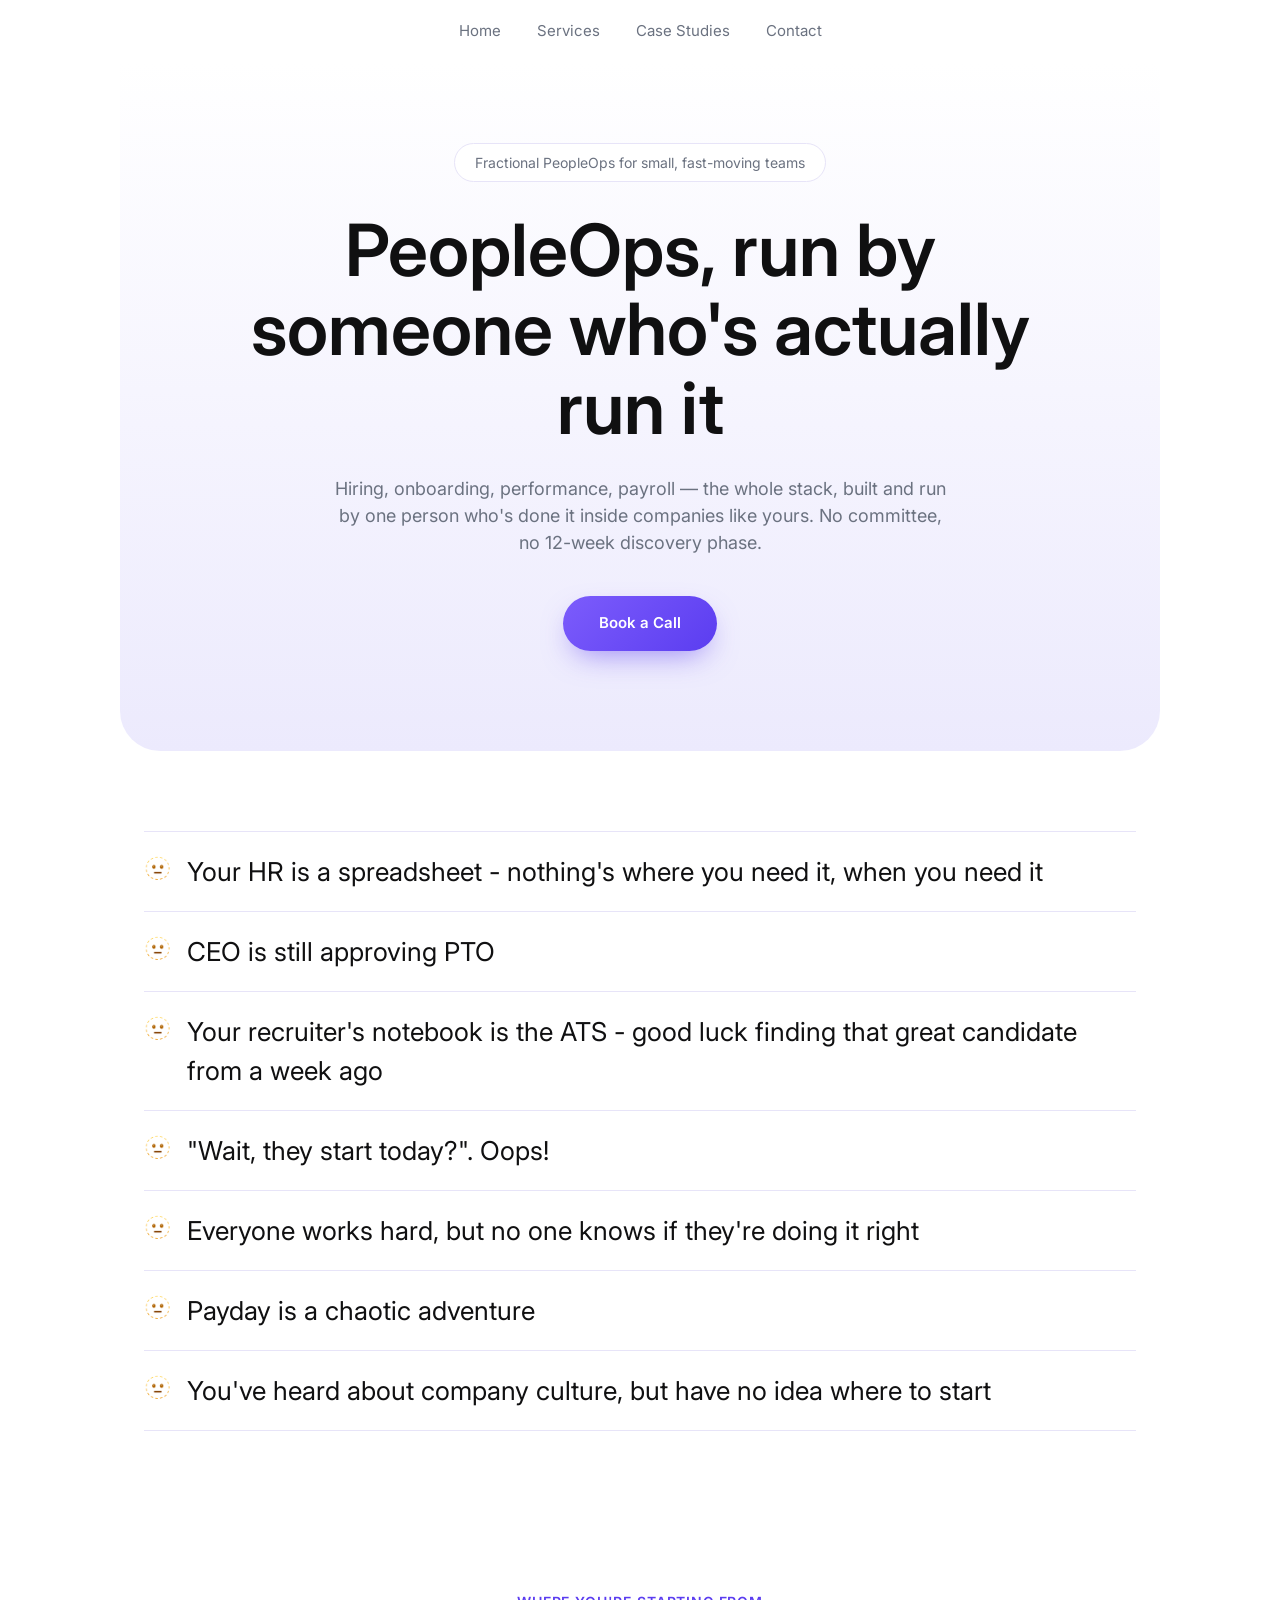
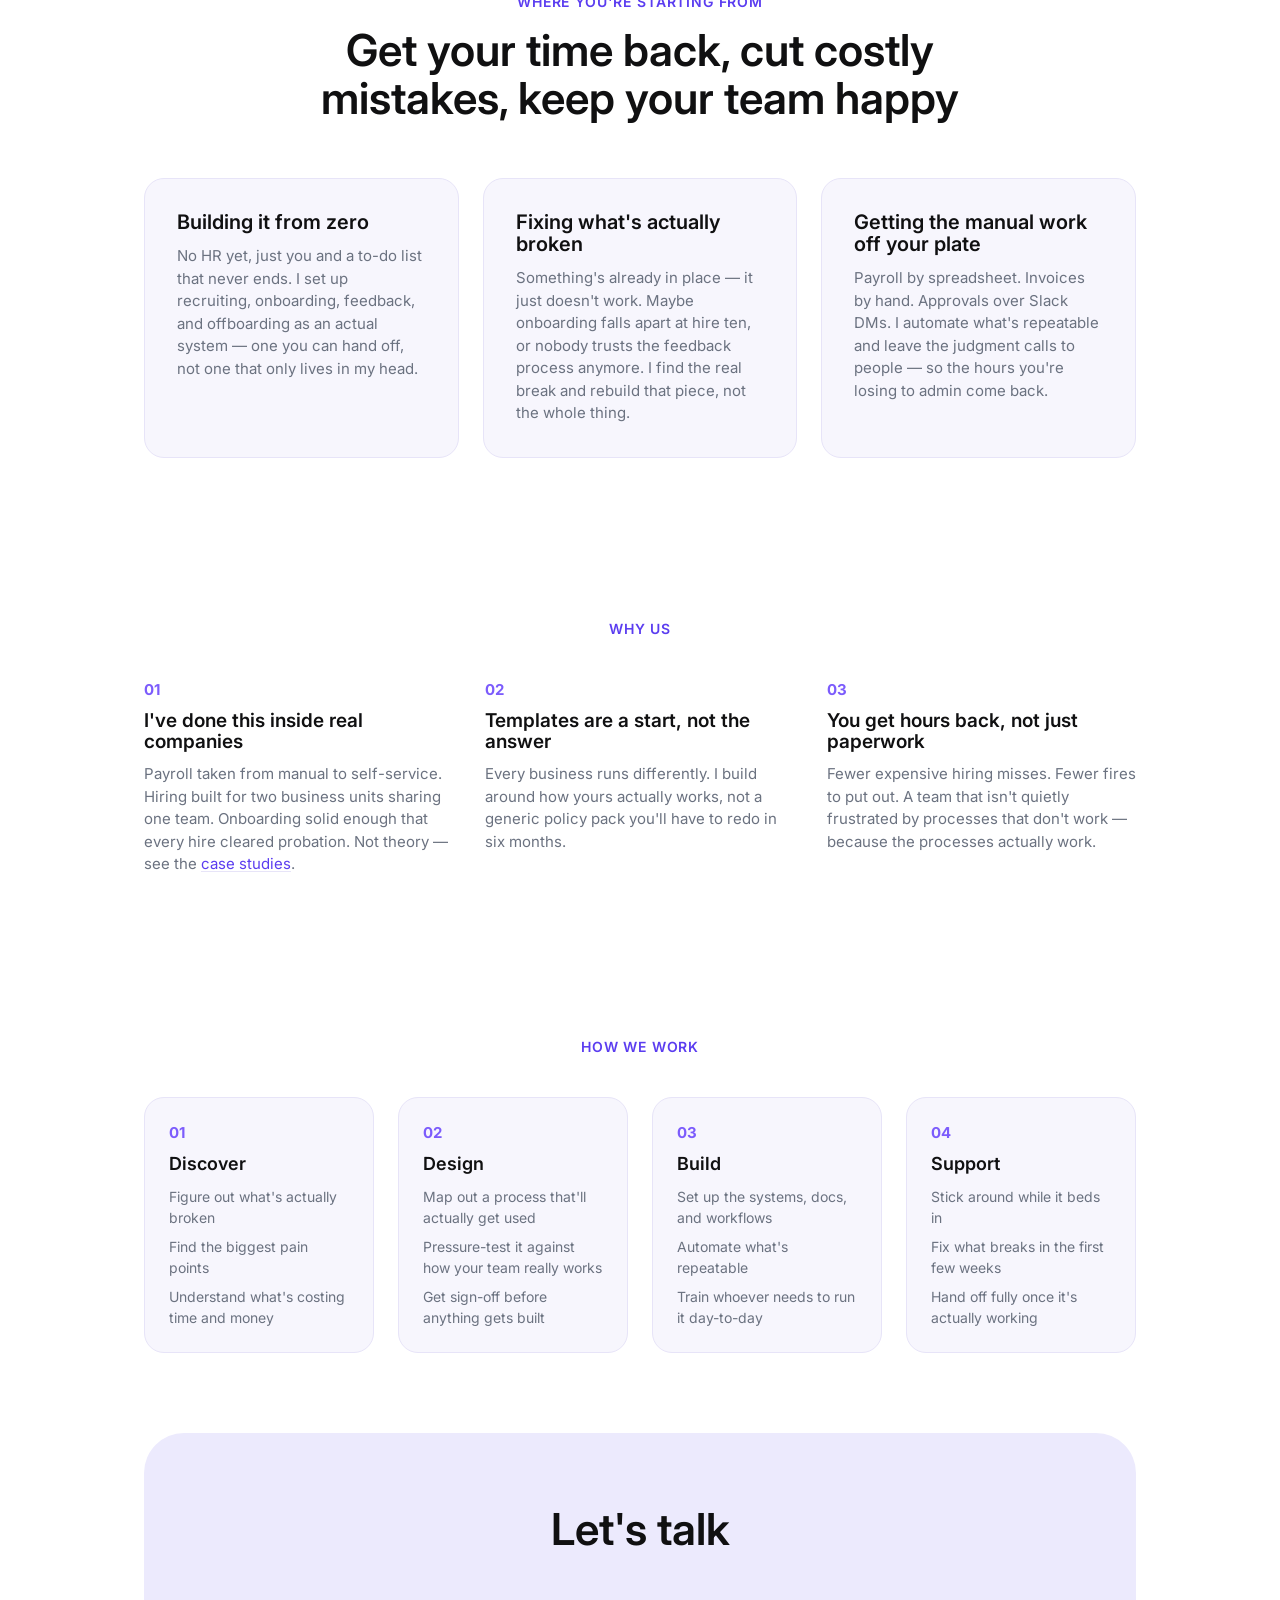
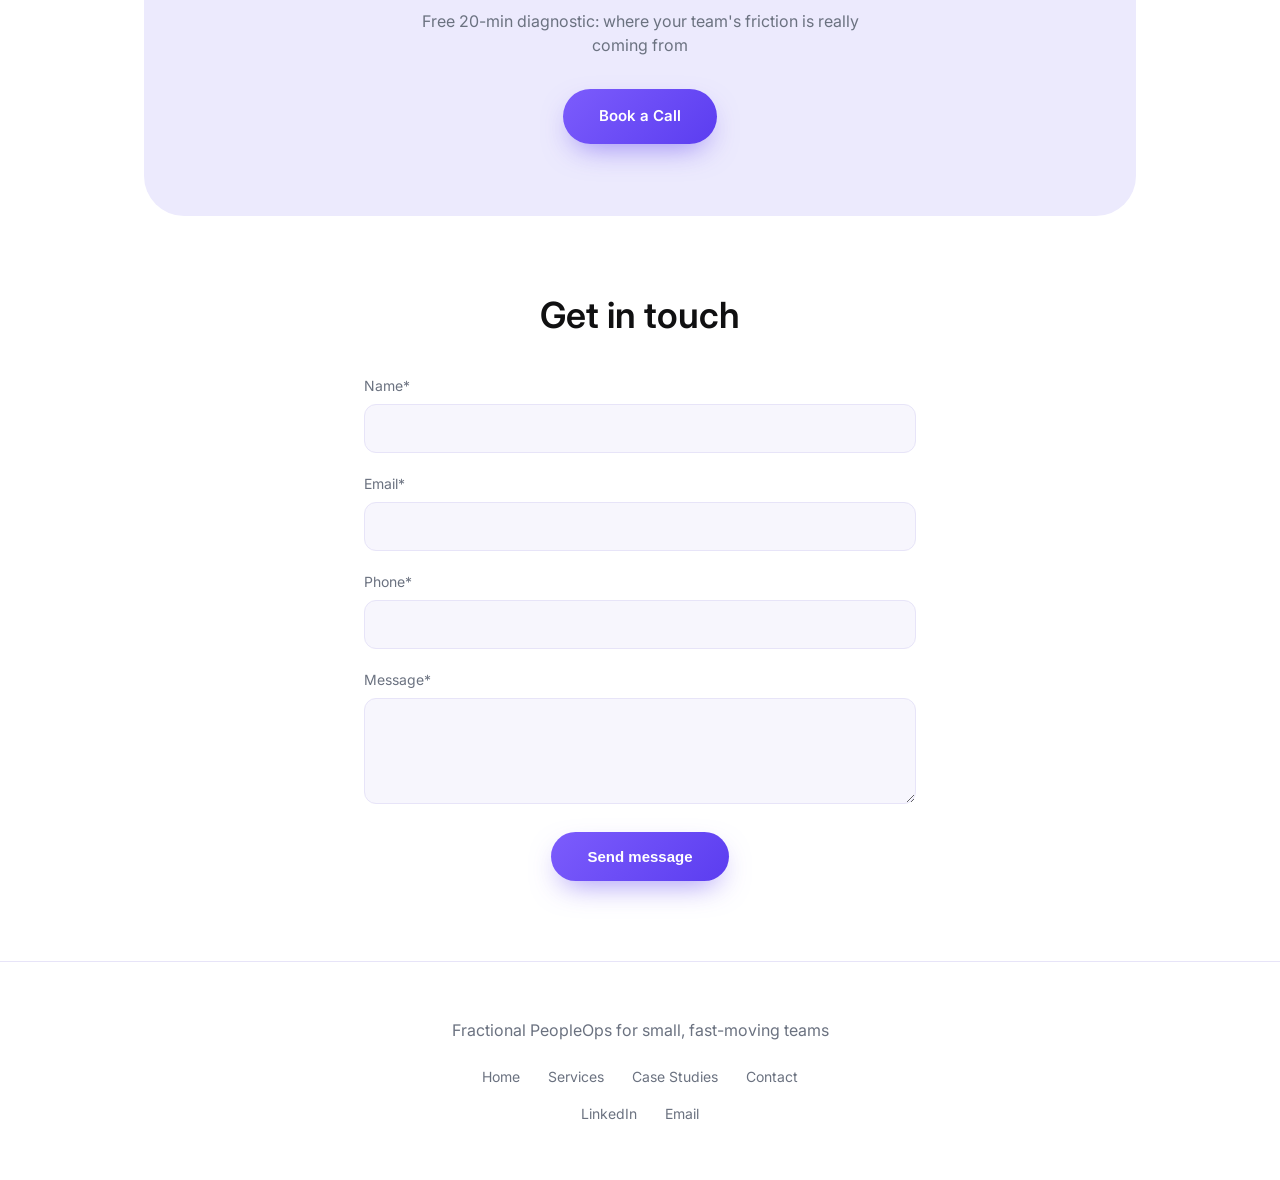
<file: index.html>
<!DOCTYPE html>
<html lang="en">
<head>
<meta charset="UTF-8">
<meta name="viewport" content="width=device-width, initial-scale=1.0">
<title>PeopleOps Setup for Small Business | HR Systems That Work</title>
<meta name="description" content="PeopleOps for startups and small businesses: hiring, onboarding, performance and automation, built for startup speed, not enterprise committees.">
<link rel="icon" href="data:,">
<link rel="preconnect" href="https://fonts.googleapis.com">
<link rel="preconnect" href="https://fonts.gstatic.com" crossorigin>
<link href="https://fonts.googleapis.com/css2?family=Inter:wght@400;500;600;700&display=swap" rel="stylesheet">
<link rel="stylesheet" href="styles.css">
</head>
<body>

<header class="nav">
  <nav class="nav__inner">
    <a href="#home" class="nav__link">Home</a>
    <a href="#services" class="nav__link">Services</a>
    <a href="cases.html" class="nav__link">Case Studies</a>
    <a href="#contact" class="nav__link">Contact</a>
  </nav>
</header>

<main>
  <section id="home" class="hero">
    <span class="badge">Fractional PeopleOps for small, fast-moving teams</span>
    <h1>PeopleOps, run by someone who's actually run it</h1>
    <p class="hero__sub">Hiring, onboarding, performance, payroll — the whole stack, built and run by one person who's done it inside companies like yours. No committee, no 12-week discovery phase.</p>
    <a class="btn btn--primary" href="https://calendly.com/ana-cinnamon-hr/30min" target="_blank" rel="noopener">Book a Call</a>
  </section>

  <section class="pain">
    <ul class="pain__list">
      <li><span class="pain__emoji">🫥</span> Your HR is a spreadsheet - nothing's where you need it, when you need it</li>
      <li><span class="pain__emoji">🫥</span> CEO is still approving PTO</li>
      <li><span class="pain__emoji">🫥</span> Your recruiter's notebook is the ATS - good luck finding that great candidate from a week ago</li>
      <li><span class="pain__emoji">🫥</span> "Wait, they start today?". Oops!</li>
      <li><span class="pain__emoji">🫥</span> Everyone works hard, but no one knows if they're doing it right</li>
      <li><span class="pain__emoji">🫥</span> Payday is a chaotic adventure</li>
      <li><span class="pain__emoji">🫥</span> You've heard about company culture, but have no idea where to start</li>
    </ul>
  </section>

  <section id="services" class="solutions">
    <span class="eyebrow">Where You're Starting From</span>
    <h2>Get your time back, cut costly mistakes, keep your team happy</h2>
    <div class="cards">
      <article class="card">
        <h3>Building it from zero</h3>
        <p>No HR yet, just you and a to-do list that never ends. I set up recruiting, onboarding, feedback, and offboarding as an actual system — one you can hand off, not one that only lives in my head.</p>
      </article>
      <article class="card">
        <h3>Fixing what's actually broken</h3>
        <p>Something's already in place — it just doesn't work. Maybe onboarding falls apart at hire ten, or nobody trusts the feedback process anymore. I find the real break and rebuild that piece, not the whole thing.</p>
      </article>
      <article class="card">
        <h3>Getting the manual work off your plate</h3>
        <p>Payroll by spreadsheet. Invoices by hand. Approvals over Slack DMs. I automate what's repeatable and leave the judgment calls to people — so the hours you're losing to admin come back.</p>
      </article>
    </div>
  </section>

  <section class="why">
    <span class="eyebrow">Why Us</span>
    <div class="why__list">
      <div class="why__item">
        <span class="why__num">01</span>
        <h3>I've done this inside real companies</h3>
        <p>Payroll taken from manual to self-service. Hiring built for two business units sharing one team. Onboarding solid enough that every hire cleared probation. Not theory — see the <a href="cases.html">case studies</a>.</p>
      </div>
      <div class="why__item">
        <span class="why__num">02</span>
        <h3>Templates are a start, not the answer</h3>
        <p>Every business runs differently. I build around how yours actually works, not a generic policy pack you'll have to redo in six months.</p>
      </div>
      <div class="why__item">
        <span class="why__num">03</span>
        <h3>You get hours back, not just paperwork</h3>
        <p>Fewer expensive hiring misses. Fewer fires to put out. A team that isn't quietly frustrated by processes that don't work — because the processes actually work.</p>
      </div>
    </div>
  </section>

  <section class="process">
    <span class="eyebrow">How We Work</span>
    <div class="process__list">
      <div class="process__item">
        <span class="process__num">01</span>
        <h3>Discover</h3>
        <ul>
          <li>Figure out what's actually broken</li>
          <li>Find the biggest pain points</li>
          <li>Understand what's costing time and money</li>
        </ul>
      </div>
      <div class="process__item">
        <span class="process__num">02</span>
        <h3>Design</h3>
        <ul>
          <li>Map out a process that'll actually get used</li>
          <li>Pressure-test it against how your team really works</li>
          <li>Get sign-off before anything gets built</li>
        </ul>
      </div>
      <div class="process__item">
        <span class="process__num">03</span>
        <h3>Build</h3>
        <ul>
          <li>Set up the systems, docs, and workflows</li>
          <li>Automate what's repeatable</li>
          <li>Train whoever needs to run it day-to-day</li>
        </ul>
      </div>
      <div class="process__item">
        <span class="process__num">04</span>
        <h3>Support</h3>
        <ul>
          <li>Stick around while it beds in</li>
          <li>Fix what breaks in the first few weeks</li>
          <li>Hand off fully once it's actually working</li>
        </ul>
      </div>
    </div>
  </section>

  <section class="cta">
    <h2>Let's talk</h2>
    <p>Free 20-min diagnostic: where your team's friction is really coming from</p>
    <a class="btn btn--primary" href="https://calendly.com/ana-cinnamon-hr/30min" target="_blank" rel="noopener">Book a Call</a>
  </section>

  <section id="contact" class="contact">
    <h2>Get in touch</h2>
    <form class="contact__form" action="mailto:ana@cinnamon-hr.com" method="POST" enctype="text/plain">
      <label>Name*<input type="text" name="Name" required></label>
      <label>Email*<input type="email" name="Email" required></label>
      <label>Phone*<input type="tel" name="Phone" required></label>
      <label>Message*<textarea name="Message" rows="4" required></textarea></label>
      <button type="submit" class="btn btn--primary">Send message</button>
    </form>
  </section>
</main>

<footer class="footer">
  <p class="footer__tagline">Fractional PeopleOps for small, fast-moving teams</p>
  <nav class="footer__nav">
    <a href="#home">Home</a>
    <a href="#services">Services</a>
    <a href="cases.html">Case Studies</a>
    <a href="#contact">Contact</a>
  </nav>
  <div class="footer__social">
    <a href="https://www.linkedin.com/in/oksana-s-b65aa816a/" target="_blank" rel="noopener">LinkedIn</a>
    <a href="#contact">Email</a>
  </div>
</footer>

</body>
</html>
</file>
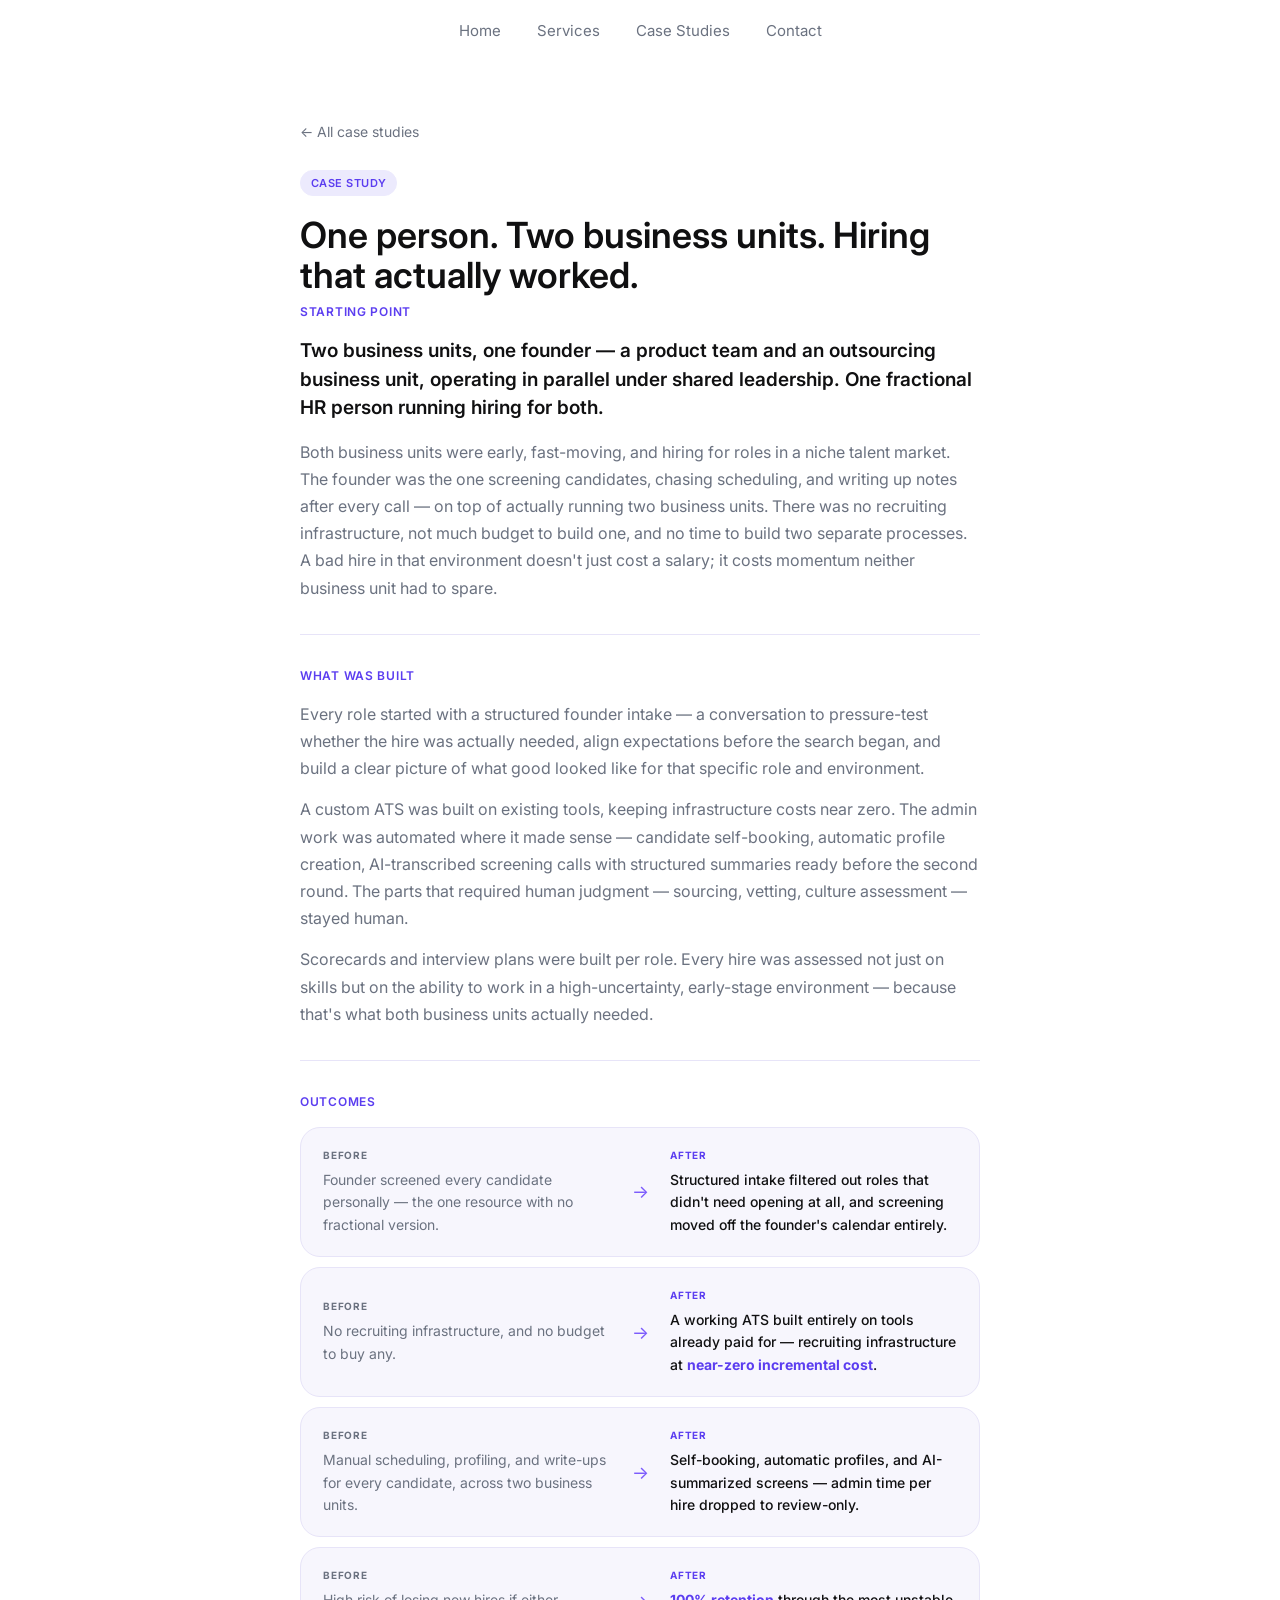
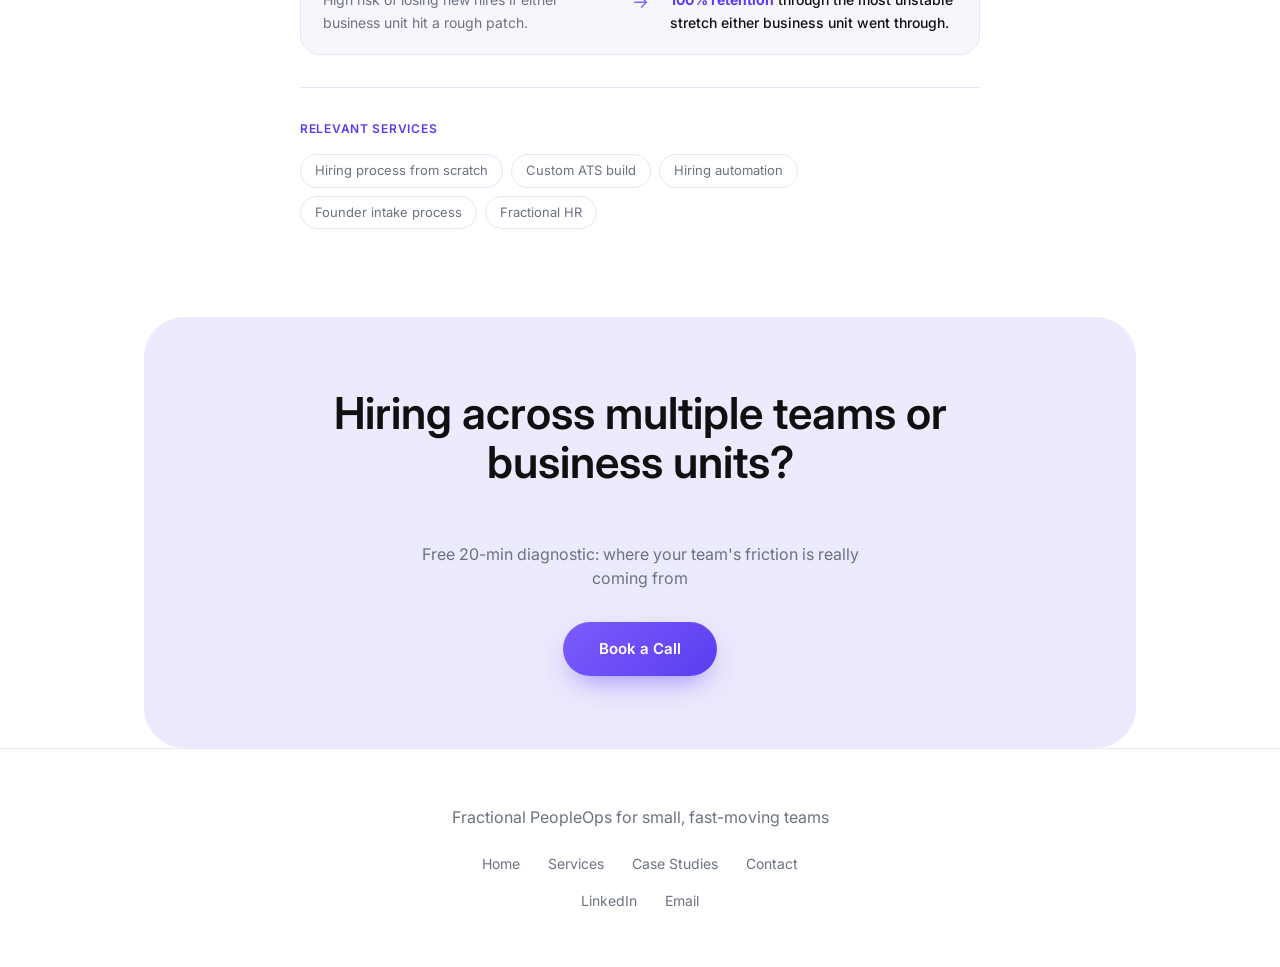
<file: case-hiring.html>
<!DOCTYPE html>
<html lang="en">
<head>
<meta charset="UTF-8">
<meta name="viewport" content="width=device-width, initial-scale=1.0">
<title>Hiring for Two Business Units at Once | Case Study | PeopleOps</title>
<meta name="description" content="How one fractional HR hire built a lean, automated hiring process serving two early-stage business units under shared leadership.">
<link rel="icon" href="data:,">
<link rel="preconnect" href="https://fonts.googleapis.com">
<link rel="preconnect" href="https://fonts.gstatic.com" crossorigin>
<link href="https://fonts.googleapis.com/css2?family=Inter:wght@400;500;600;700&display=swap" rel="stylesheet">
<link rel="stylesheet" href="styles.css">
</head>
<body>

<header class="nav">
  <nav class="nav__inner">
    <a href="index.html#home" class="nav__link">Home</a>
    <a href="index.html#services" class="nav__link">Services</a>
    <a href="cases.html" class="nav__link">Case Studies</a>
    <a href="index.html#contact" class="nav__link">Contact</a>
  </nav>
</header>

<main>
  <section class="case-single">
    <div class="case-content">
      <a class="case-back" href="cases.html">&larr; All case studies</a>

      <div class="case-pills">
        <span class="case-pill case-pill--accent">Case study</span>
      </div>

      <h1 class="case-title-page">One person. Two business units. Hiring that actually worked.</h1>

      <p class="case-label">Starting point</p>

      <p class="case-hook">Two business units, one founder &mdash; a product team and an outsourcing business unit, operating in parallel under shared leadership. One fractional HR person running hiring for both.</p>

      <p class="case-body">Both business units were early, fast-moving, and hiring for roles in a niche talent market. The founder was the one screening candidates, chasing scheduling, and writing up notes after every call &mdash; on top of actually running two business units. There was no recruiting infrastructure, not much budget to build one, and no time to build two separate processes. A bad hire in that environment doesn't just cost a salary; it costs momentum neither business unit had to spare.</p>

      <hr class="case-divider">

      <p class="case-label">What was built</p>

      <p class="case-body">Every role started with a structured founder intake &mdash; a conversation to pressure-test whether the hire was actually needed, align expectations before the search began, and build a clear picture of what good looked like for that specific role and environment.</p>

      <p class="case-body">A custom ATS was built on existing tools, keeping infrastructure costs near zero. The admin work was automated where it made sense &mdash; candidate self-booking, automatic profile creation, AI-transcribed screening calls with structured summaries ready before the second round. The parts that required human judgment &mdash; sourcing, vetting, culture assessment &mdash; stayed human.</p>

      <p class="case-body">Scorecards and interview plans were built per role. Every hire was assessed not just on skills but on the ability to work in a high-uncertainty, early-stage environment &mdash; because that's what both business units actually needed.</p>

      <hr class="case-divider">

      <p class="case-label">Outcomes</p>

      <div class="case-transform">
        <div class="case-transform-row">
          <div class="case-transform-before"><span class="case-transform-label">Before</span><p>Founder screened every candidate personally &mdash; the one resource with no fractional version.</p></div>
          <div class="case-transform-arrow">&rarr;</div>
          <div class="case-transform-after"><span class="case-transform-label">After</span><p>Structured intake filtered out roles that didn't need opening at all, and screening moved off the founder's calendar entirely.</p></div>
        </div>
        <div class="case-transform-row">
          <div class="case-transform-before"><span class="case-transform-label">Before</span><p>No recruiting infrastructure, and no budget to buy any.</p></div>
          <div class="case-transform-arrow">&rarr;</div>
          <div class="case-transform-after"><span class="case-transform-label">After</span><p>A working ATS built entirely on tools already paid for &mdash; recruiting infrastructure at <strong>near-zero incremental cost</strong>.</p></div>
        </div>
        <div class="case-transform-row">
          <div class="case-transform-before"><span class="case-transform-label">Before</span><p>Manual scheduling, profiling, and write-ups for every candidate, across two business units.</p></div>
          <div class="case-transform-arrow">&rarr;</div>
          <div class="case-transform-after"><span class="case-transform-label">After</span><p>Self-booking, automatic profiles, and AI-summarized screens &mdash; admin time per hire dropped to review-only.</p></div>
        </div>
        <div class="case-transform-row">
          <div class="case-transform-before"><span class="case-transform-label">Before</span><p>High risk of losing new hires if either business unit hit a rough patch.</p></div>
          <div class="case-transform-arrow">&rarr;</div>
          <div class="case-transform-after"><span class="case-transform-label">After</span><p><strong>100% retention</strong> through the most unstable stretch either business unit went through.</p></div>
        </div>
      </div>

      <hr class="case-divider">

      <p class="case-label">Relevant services</p>
      <div class="case-services">
        <span class="case-service-tag">Hiring process from scratch</span>
        <span class="case-service-tag">Custom ATS build</span>
        <span class="case-service-tag">Hiring automation</span>
        <span class="case-service-tag">Founder intake process</span>
        <span class="case-service-tag">Fractional HR</span>
      </div>
    </div>
  </section>

  <section class="cta">
    <h2>Hiring across multiple teams or business units?</h2>
    <p>Free 20-min diagnostic: where your team's friction is really coming from</p>
    <a class="btn btn--primary" href="https://calendly.com/ana-cinnamon-hr/30min" target="_blank" rel="noopener">Book a Call</a>
  </section>
</main>

<footer class="footer">
  <p class="footer__tagline">Fractional PeopleOps for small, fast-moving teams</p>
  <nav class="footer__nav">
    <a href="index.html#home">Home</a>
    <a href="index.html#services">Services</a>
    <a href="cases.html">Case Studies</a>
    <a href="index.html#contact">Contact</a>
  </nav>
  <div class="footer__social">
    <a href="https://www.linkedin.com/in/oksana-s-b65aa816a/" target="_blank" rel="noopener">LinkedIn</a>
    <a href="index.html#contact">Email</a>
  </div>
</footer>

</body>
</html>
</file>
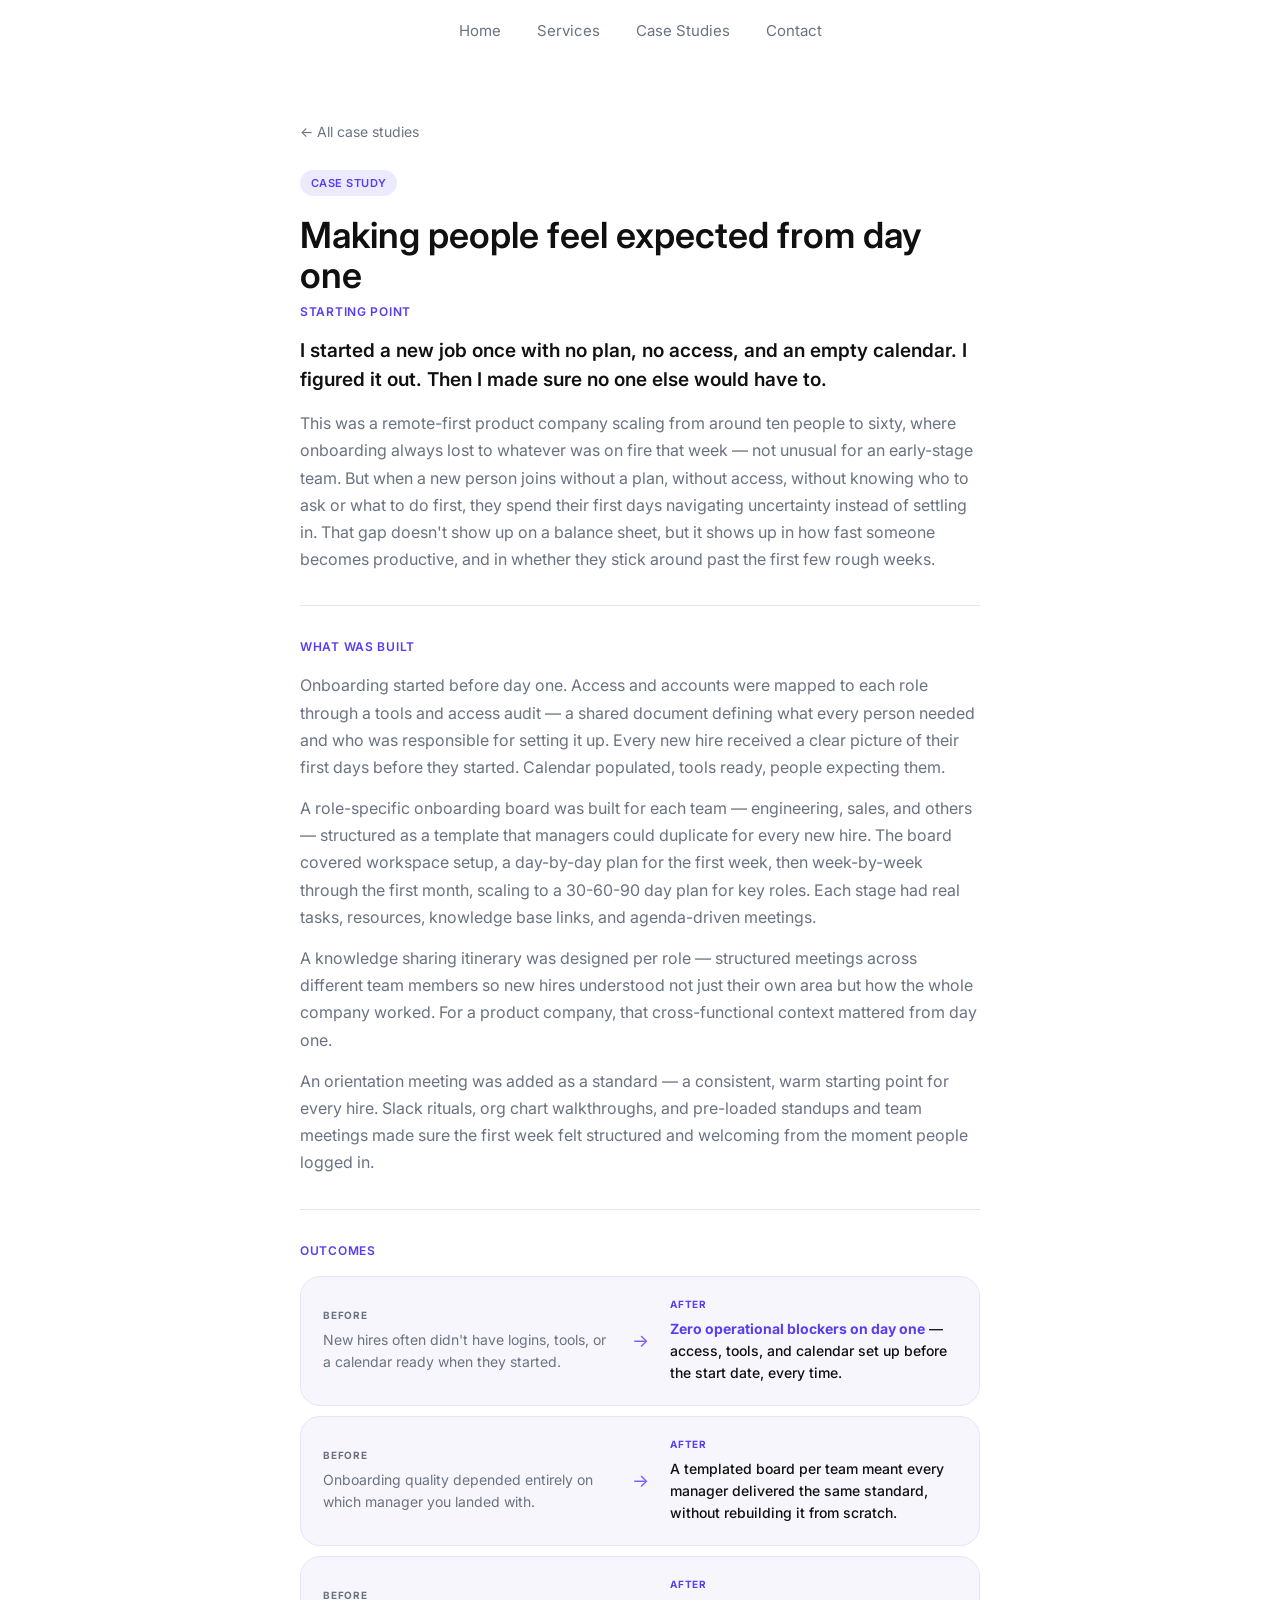
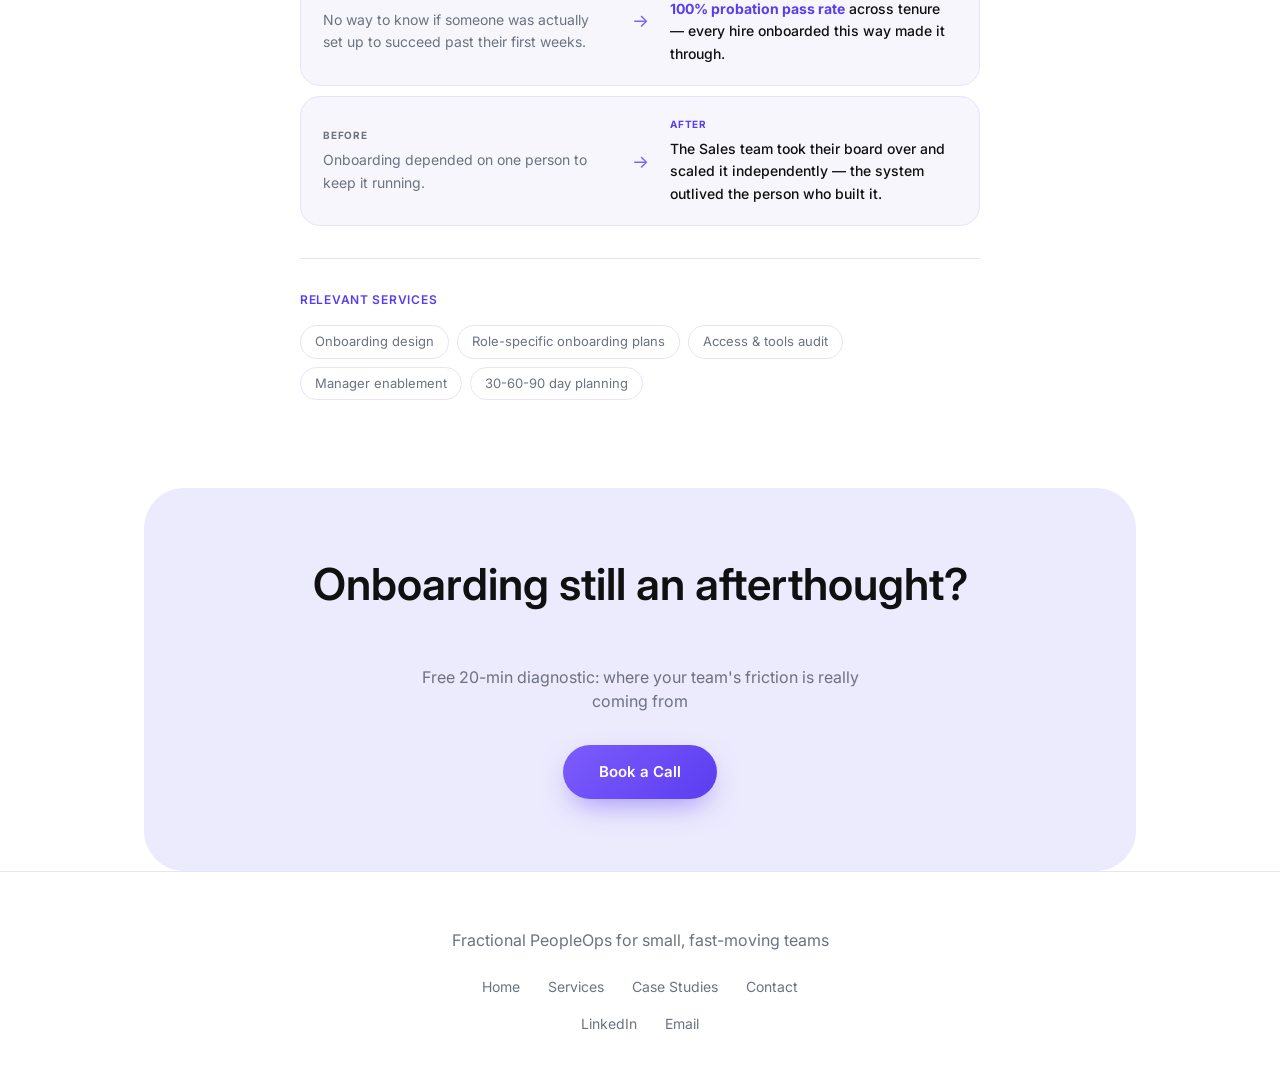
<file: case-onboarding.html>
<!DOCTYPE html>
<html lang="en">
<head>
<meta charset="UTF-8">
<meta name="viewport" content="width=device-width, initial-scale=1.0">
<title>Making People Feel Expected From Day One | Case Study | PeopleOps</title>
<meta name="description" content="How a scaling SaaS company (10 to 60 people) built role-specific onboarding boards, access audits, and 30-60-90 day plans that outlived the person who built them.">
<link rel="icon" href="data:,">
<link rel="preconnect" href="https://fonts.googleapis.com">
<link rel="preconnect" href="https://fonts.gstatic.com" crossorigin>
<link href="https://fonts.googleapis.com/css2?family=Inter:wght@400;500;600;700&display=swap" rel="stylesheet">
<link rel="stylesheet" href="styles.css">
</head>
<body>

<header class="nav">
  <nav class="nav__inner">
    <a href="index.html#home" class="nav__link">Home</a>
    <a href="index.html#services" class="nav__link">Services</a>
    <a href="cases.html" class="nav__link">Case Studies</a>
    <a href="index.html#contact" class="nav__link">Contact</a>
  </nav>
</header>

<main>
  <section class="case-single">
    <div class="case-content">
      <a class="case-back" href="cases.html">&larr; All case studies</a>

      <div class="case-pills">
        <span class="case-pill case-pill--accent">Case study</span>
      </div>

      <h1 class="case-title-page">Making people feel expected from day one</h1>

      <p class="case-label">Starting point</p>

      <p class="case-hook">I started a new job once with no plan, no access, and an empty calendar. I figured it out. Then I made sure no one else would have to.</p>

      <p class="case-body">This was a remote-first product company scaling from around ten people to sixty, where onboarding always lost to whatever was on fire that week &mdash; not unusual for an early-stage team. But when a new person joins without a plan, without access, without knowing who to ask or what to do first, they spend their first days navigating uncertainty instead of settling in. That gap doesn't show up on a balance sheet, but it shows up in how fast someone becomes productive, and in whether they stick around past the first few rough weeks.</p>

      <hr class="case-divider">

      <p class="case-label">What was built</p>

      <p class="case-body">Onboarding started before day one. Access and accounts were mapped to each role through a tools and access audit &mdash; a shared document defining what every person needed and who was responsible for setting it up. Every new hire received a clear picture of their first days before they started. Calendar populated, tools ready, people expecting them.</p>

      <p class="case-body">A role-specific onboarding board was built for each team &mdash; engineering, sales, and others &mdash; structured as a template that managers could duplicate for every new hire. The board covered workspace setup, a day-by-day plan for the first week, then week-by-week through the first month, scaling to a 30-60-90 day plan for key roles. Each stage had real tasks, resources, knowledge base links, and agenda-driven meetings.</p>

      <p class="case-body">A knowledge sharing itinerary was designed per role &mdash; structured meetings across different team members so new hires understood not just their own area but how the whole company worked. For a product company, that cross-functional context mattered from day one.</p>

      <p class="case-body">An orientation meeting was added as a standard &mdash; a consistent, warm starting point for every hire. Slack rituals, org chart walkthroughs, and pre-loaded standups and team meetings made sure the first week felt structured and welcoming from the moment people logged in.</p>

      <hr class="case-divider">

      <p class="case-label">Outcomes</p>

      <div class="case-transform">
        <div class="case-transform-row">
          <div class="case-transform-before"><span class="case-transform-label">Before</span><p>New hires often didn't have logins, tools, or a calendar ready when they started.</p></div>
          <div class="case-transform-arrow">&rarr;</div>
          <div class="case-transform-after"><span class="case-transform-label">After</span><p><strong>Zero operational blockers on day one</strong> &mdash; access, tools, and calendar set up before the start date, every time.</p></div>
        </div>
        <div class="case-transform-row">
          <div class="case-transform-before"><span class="case-transform-label">Before</span><p>Onboarding quality depended entirely on which manager you landed with.</p></div>
          <div class="case-transform-arrow">&rarr;</div>
          <div class="case-transform-after"><span class="case-transform-label">After</span><p>A templated board per team meant every manager delivered the same standard, without rebuilding it from scratch.</p></div>
        </div>
        <div class="case-transform-row">
          <div class="case-transform-before"><span class="case-transform-label">Before</span><p>No way to know if someone was actually set up to succeed past their first weeks.</p></div>
          <div class="case-transform-arrow">&rarr;</div>
          <div class="case-transform-after"><span class="case-transform-label">After</span><p><strong>100% probation pass rate</strong> across tenure &mdash; every hire onboarded this way made it through.</p></div>
        </div>
        <div class="case-transform-row">
          <div class="case-transform-before"><span class="case-transform-label">Before</span><p>Onboarding depended on one person to keep it running.</p></div>
          <div class="case-transform-arrow">&rarr;</div>
          <div class="case-transform-after"><span class="case-transform-label">After</span><p>The Sales team took their board over and scaled it independently &mdash; the system outlived the person who built it.</p></div>
        </div>
      </div>

      <hr class="case-divider">

      <p class="case-label">Relevant services</p>
      <div class="case-services">
        <span class="case-service-tag">Onboarding design</span>
        <span class="case-service-tag">Role-specific onboarding plans</span>
        <span class="case-service-tag">Access &amp; tools audit</span>
        <span class="case-service-tag">Manager enablement</span>
        <span class="case-service-tag">30-60-90 day planning</span>
      </div>
    </div>
  </section>

  <section class="cta">
    <h2>Onboarding still an afterthought?</h2>
    <p>Free 20-min diagnostic: where your team's friction is really coming from</p>
    <a class="btn btn--primary" href="https://calendly.com/ana-cinnamon-hr/30min" target="_blank" rel="noopener">Book a Call</a>
  </section>
</main>

<footer class="footer">
  <p class="footer__tagline">Fractional PeopleOps for small, fast-moving teams</p>
  <nav class="footer__nav">
    <a href="index.html#home">Home</a>
    <a href="index.html#services">Services</a>
    <a href="cases.html">Case Studies</a>
    <a href="index.html#contact">Contact</a>
  </nav>
  <div class="footer__social">
    <a href="https://www.linkedin.com/in/oksana-s-b65aa816a/" target="_blank" rel="noopener">LinkedIn</a>
    <a href="index.html#contact">Email</a>
  </div>
</footer>

</body>
</html>
</file>
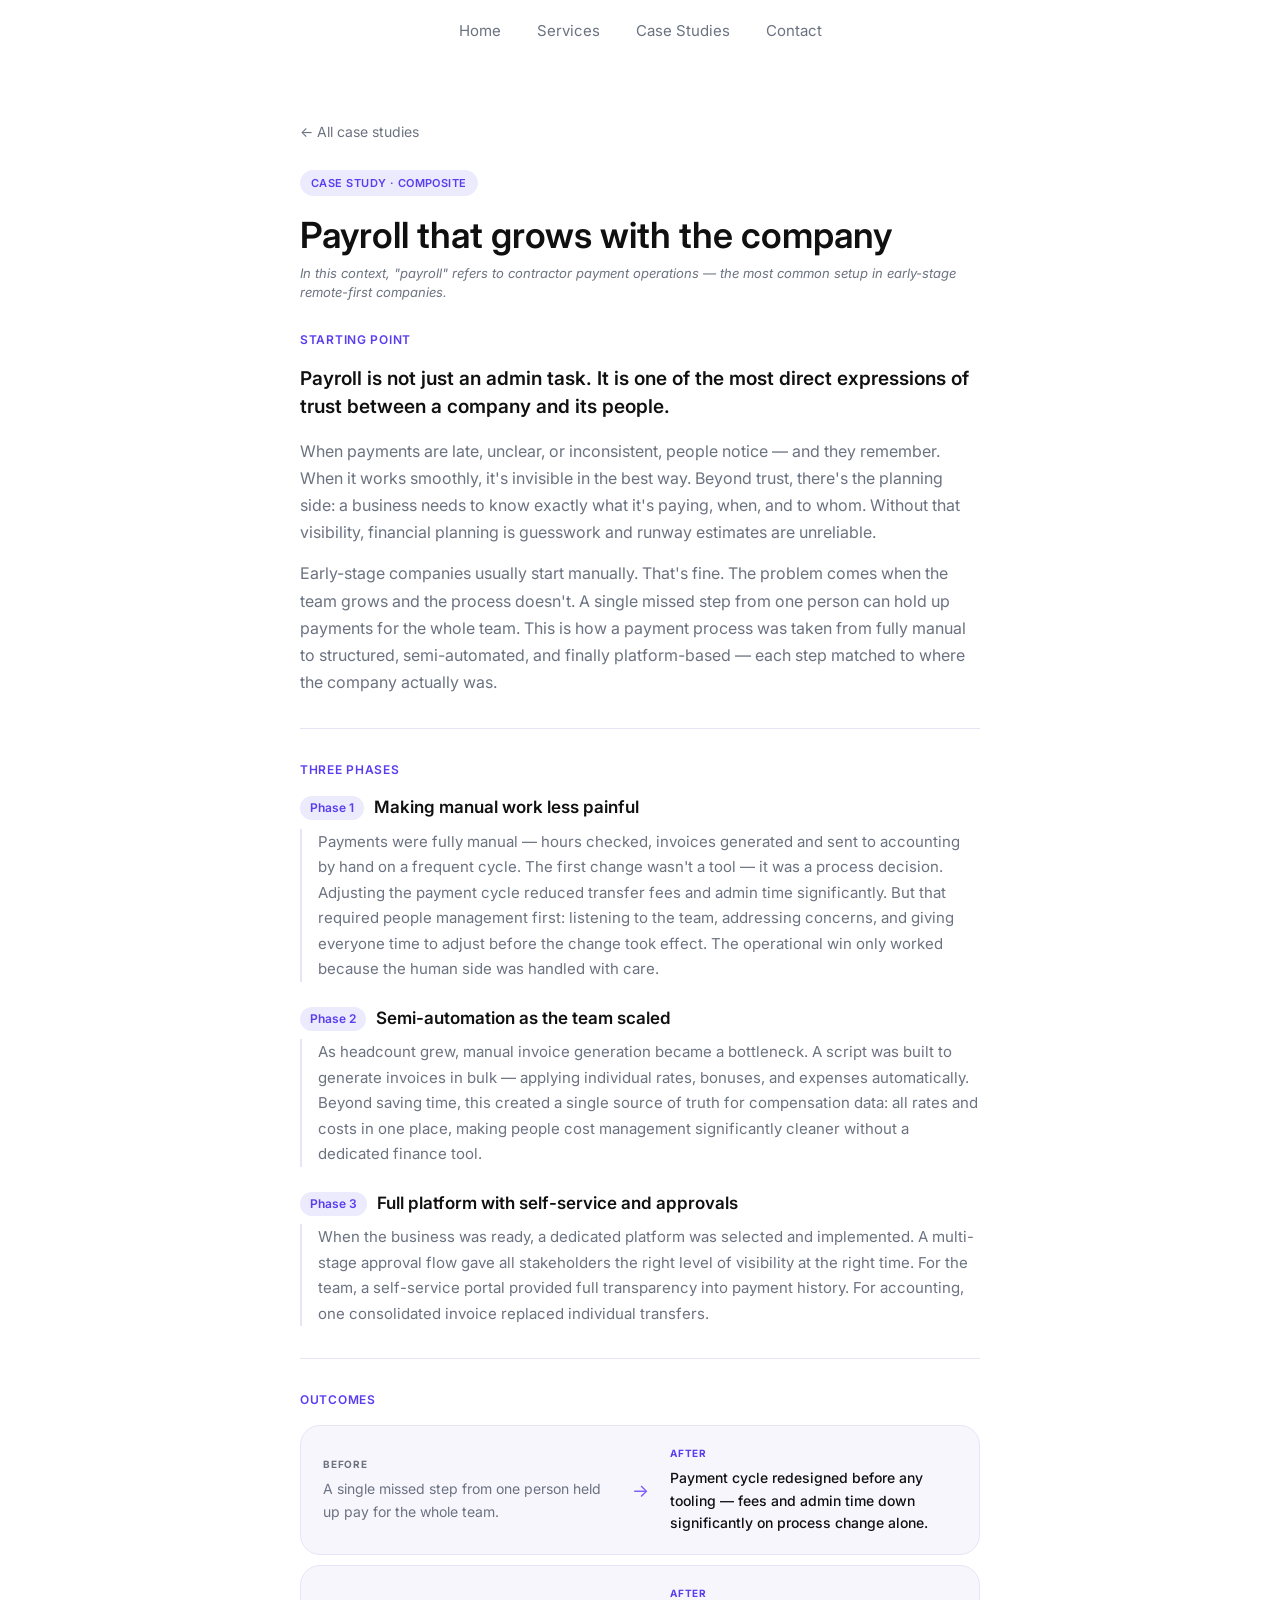
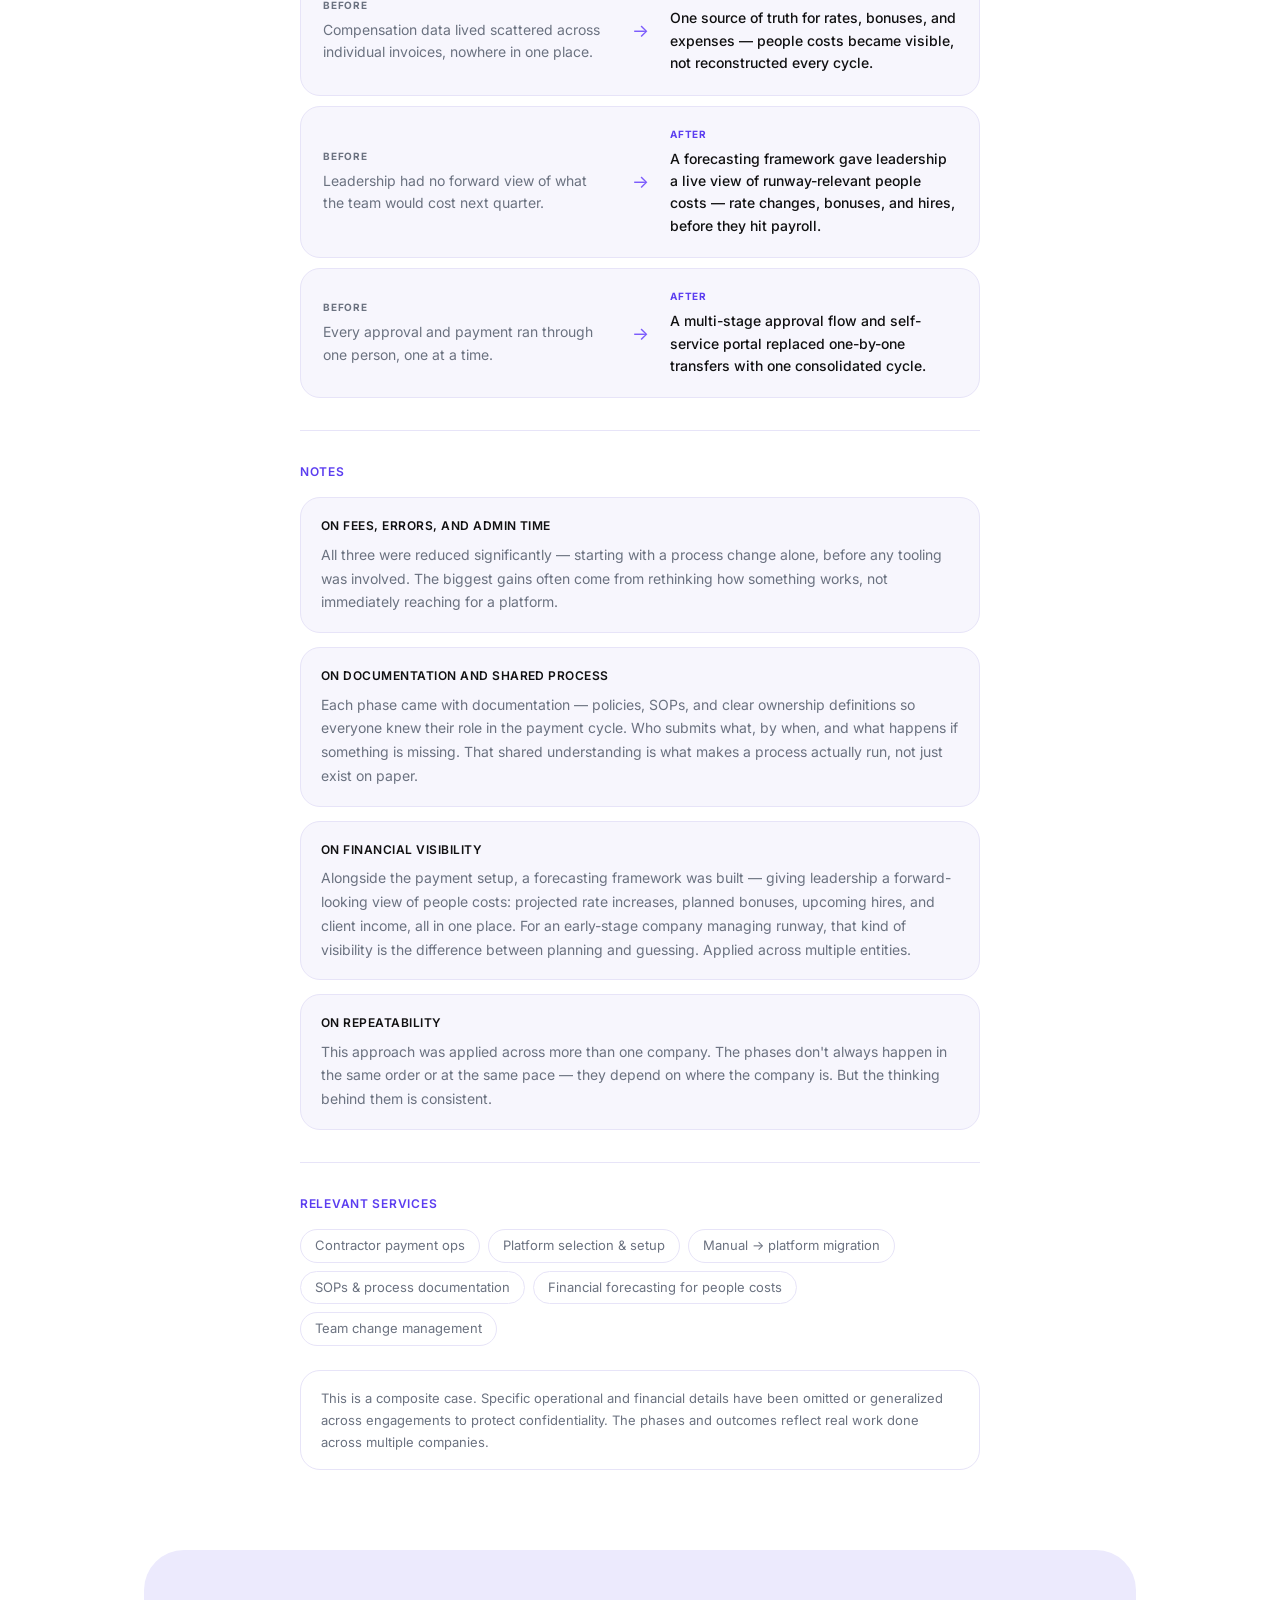
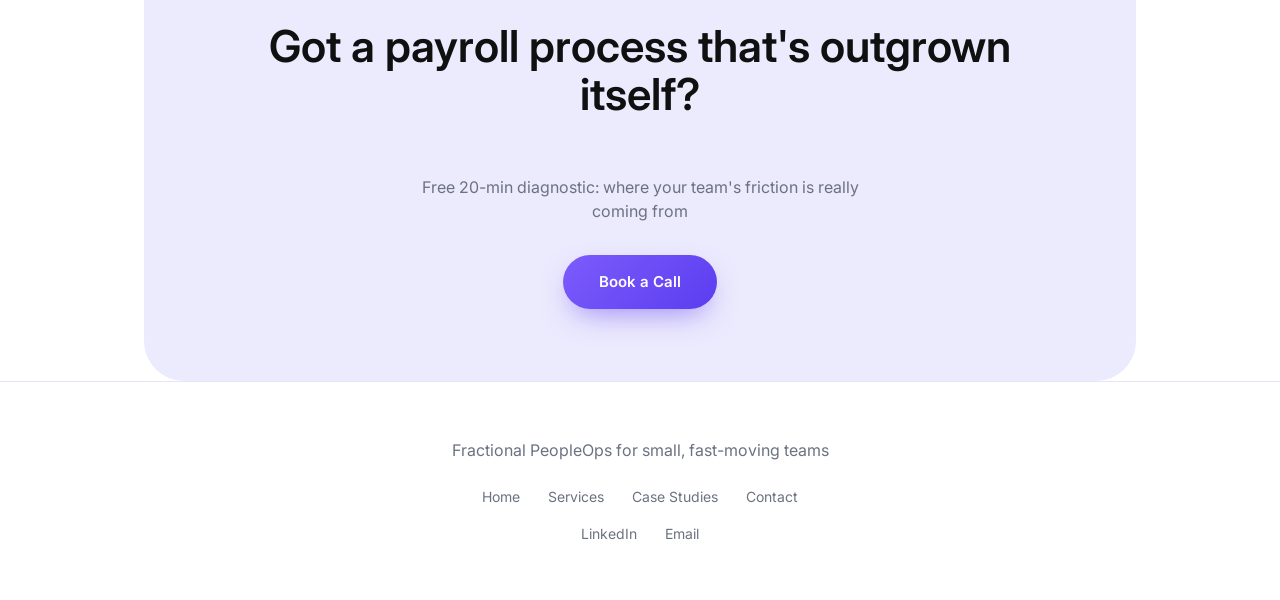
<file: case-payroll.html>
<!DOCTYPE html>
<html lang="en">
<head>
<meta charset="UTF-8">
<meta name="viewport" content="width=device-width, initial-scale=1.0">
<title>Payroll That Grows With the Company | Case Study | PeopleOps</title>
<meta name="description" content="How a contractor payment process went from fully manual to a self-service platform, in three phases matched to where the company actually was.">
<link rel="icon" href="data:,">
<link rel="preconnect" href="https://fonts.googleapis.com">
<link rel="preconnect" href="https://fonts.gstatic.com" crossorigin>
<link href="https://fonts.googleapis.com/css2?family=Inter:wght@400;500;600;700&display=swap" rel="stylesheet">
<link rel="stylesheet" href="styles.css">
</head>
<body>

<header class="nav">
  <nav class="nav__inner">
    <a href="index.html#home" class="nav__link">Home</a>
    <a href="index.html#services" class="nav__link">Services</a>
    <a href="cases.html" class="nav__link">Case Studies</a>
    <a href="index.html#contact" class="nav__link">Contact</a>
  </nav>
</header>

<main>
  <section class="case-single">
    <div class="case-content">
      <a class="case-back" href="cases.html">&larr; All case studies</a>

      <div class="case-pills">
        <span class="case-pill case-pill--accent">Case study &middot; Composite</span>
      </div>

      <h1 class="case-title-page">Payroll that grows with the company</h1>
      <p class="case-contractor-note">In this context, "payroll" refers to contractor payment operations &mdash; the most common setup in early-stage remote-first companies.</p>

      <p class="case-label">Starting point</p>

      <p class="case-hook">Payroll is not just an admin task. It is one of the most direct expressions of trust between a company and its people.</p>

      <p class="case-body">When payments are late, unclear, or inconsistent, people notice &mdash; and they remember. When it works smoothly, it's invisible in the best way. Beyond trust, there's the planning side: a business needs to know exactly what it's paying, when, and to whom. Without that visibility, financial planning is guesswork and runway estimates are unreliable.</p>

      <p class="case-body">Early-stage companies usually start manually. That's fine. The problem comes when the team grows and the process doesn't. A single missed step from one person can hold up payments for the whole team. This is how a payment process was taken from fully manual to structured, semi-automated, and finally platform-based &mdash; each step matched to where the company actually was.</p>

      <hr class="case-divider">

      <p class="case-label">Three phases</p>

      <div class="case-phase">
        <div class="case-phase-header">
          <span class="case-phase-num">Phase 1</span>
          <span class="case-phase-title">Making manual work less painful</span>
        </div>
        <p class="case-phase-body">Payments were fully manual &mdash; hours checked, invoices generated and sent to accounting by hand on a frequent cycle. The first change wasn't a tool &mdash; it was a process decision. Adjusting the payment cycle reduced transfer fees and admin time significantly. But that required people management first: listening to the team, addressing concerns, and giving everyone time to adjust before the change took effect. The operational win only worked because the human side was handled with care.</p>
      </div>

      <div class="case-phase">
        <div class="case-phase-header">
          <span class="case-phase-num">Phase 2</span>
          <span class="case-phase-title">Semi-automation as the team scaled</span>
        </div>
        <p class="case-phase-body">As headcount grew, manual invoice generation became a bottleneck. A script was built to generate invoices in bulk &mdash; applying individual rates, bonuses, and expenses automatically. Beyond saving time, this created a single source of truth for compensation data: all rates and costs in one place, making people cost management significantly cleaner without a dedicated finance tool.</p>
      </div>

      <div class="case-phase">
        <div class="case-phase-header">
          <span class="case-phase-num">Phase 3</span>
          <span class="case-phase-title">Full platform with self-service and approvals</span>
        </div>
        <p class="case-phase-body">When the business was ready, a dedicated platform was selected and implemented. A multi-stage approval flow gave all stakeholders the right level of visibility at the right time. For the team, a self-service portal provided full transparency into payment history. For accounting, one consolidated invoice replaced individual transfers.</p>
      </div>

      <hr class="case-divider">

      <p class="case-label">Outcomes</p>

      <div class="case-transform">
        <div class="case-transform-row">
          <div class="case-transform-before"><span class="case-transform-label">Before</span><p>A single missed step from one person held up pay for the whole team.</p></div>
          <div class="case-transform-arrow">&rarr;</div>
          <div class="case-transform-after"><span class="case-transform-label">After</span><p>Payment cycle redesigned before any tooling &mdash; fees and admin time down significantly on process change alone.</p></div>
        </div>
        <div class="case-transform-row">
          <div class="case-transform-before"><span class="case-transform-label">Before</span><p>Compensation data lived scattered across individual invoices, nowhere in one place.</p></div>
          <div class="case-transform-arrow">&rarr;</div>
          <div class="case-transform-after"><span class="case-transform-label">After</span><p>One source of truth for rates, bonuses, and expenses &mdash; people costs became visible, not reconstructed every cycle.</p></div>
        </div>
        <div class="case-transform-row">
          <div class="case-transform-before"><span class="case-transform-label">Before</span><p>Leadership had no forward view of what the team would cost next quarter.</p></div>
          <div class="case-transform-arrow">&rarr;</div>
          <div class="case-transform-after"><span class="case-transform-label">After</span><p>A forecasting framework gave leadership a live view of runway-relevant people costs &mdash; rate changes, bonuses, and hires, before they hit payroll.</p></div>
        </div>
        <div class="case-transform-row">
          <div class="case-transform-before"><span class="case-transform-label">Before</span><p>Every approval and payment ran through one person, one at a time.</p></div>
          <div class="case-transform-arrow">&rarr;</div>
          <div class="case-transform-after"><span class="case-transform-label">After</span><p>A multi-stage approval flow and self-service portal replaced one-by-one transfers with one consolidated cycle.</p></div>
        </div>
      </div>

      <hr class="case-divider">

      <p class="case-label">Notes</p>

      <div class="case-note">
        <p class="case-note-label">On fees, errors, and admin time</p>
        All three were reduced significantly &mdash; starting with a process change alone, before any tooling was involved. The biggest gains often come from rethinking how something works, not immediately reaching for a platform.
      </div>

      <div class="case-note">
        <p class="case-note-label">On documentation and shared process</p>
        Each phase came with documentation &mdash; policies, SOPs, and clear ownership definitions so everyone knew their role in the payment cycle. Who submits what, by when, and what happens if something is missing. That shared understanding is what makes a process actually run, not just exist on paper.
      </div>

      <div class="case-note">
        <p class="case-note-label">On financial visibility</p>
        Alongside the payment setup, a forecasting framework was built &mdash; giving leadership a forward-looking view of people costs: projected rate increases, planned bonuses, upcoming hires, and client income, all in one place. For an early-stage company managing runway, that kind of visibility is the difference between planning and guessing. Applied across multiple entities.
      </div>

      <div class="case-note">
        <p class="case-note-label">On repeatability</p>
        This approach was applied across more than one company. The phases don't always happen in the same order or at the same pace &mdash; they depend on where the company is. But the thinking behind them is consistent.
      </div>

      <hr class="case-divider">

      <p class="case-label">Relevant services</p>
      <div class="case-services">
        <span class="case-service-tag">Contractor payment ops</span>
        <span class="case-service-tag">Platform selection &amp; setup</span>
        <span class="case-service-tag">Manual &rarr; platform migration</span>
        <span class="case-service-tag">SOPs &amp; process documentation</span>
        <span class="case-service-tag">Financial forecasting for people costs</span>
        <span class="case-service-tag">Team change management</span>
      </div>

      <div class="case-disclaimer">This is a composite case. Specific operational and financial details have been omitted or generalized across engagements to protect confidentiality. The phases and outcomes reflect real work done across multiple companies.</div>
    </div>
  </section>

  <section class="cta">
    <h2>Got a payroll process that's outgrown itself?</h2>
    <p>Free 20-min diagnostic: where your team's friction is really coming from</p>
    <a class="btn btn--primary" href="https://calendly.com/ana-cinnamon-hr/30min" target="_blank" rel="noopener">Book a Call</a>
  </section>
</main>

<footer class="footer">
  <p class="footer__tagline">Fractional PeopleOps for small, fast-moving teams</p>
  <nav class="footer__nav">
    <a href="index.html#home">Home</a>
    <a href="index.html#services">Services</a>
    <a href="cases.html">Case Studies</a>
    <a href="index.html#contact">Contact</a>
  </nav>
  <div class="footer__social">
    <a href="https://www.linkedin.com/in/oksana-s-b65aa816a/" target="_blank" rel="noopener">LinkedIn</a>
    <a href="index.html#contact">Email</a>
  </div>
</footer>

</body>
</html>
</file>
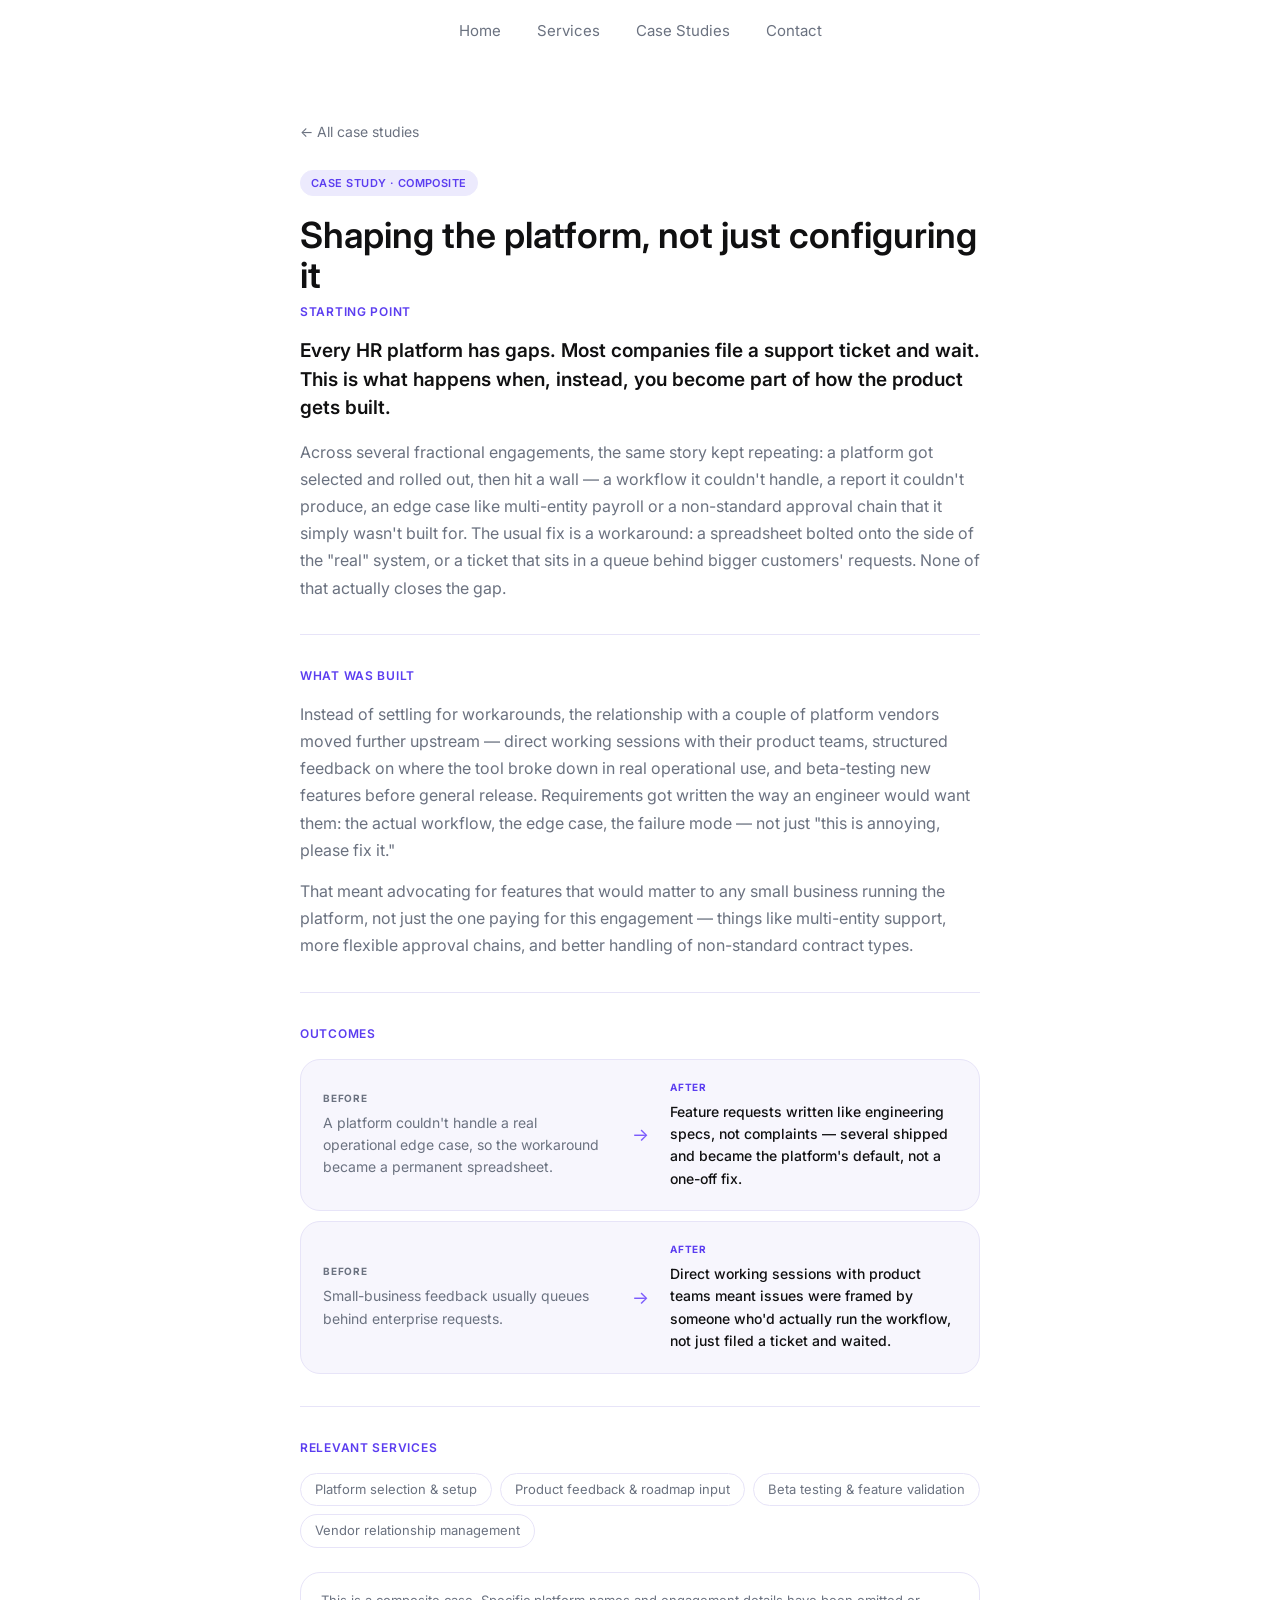
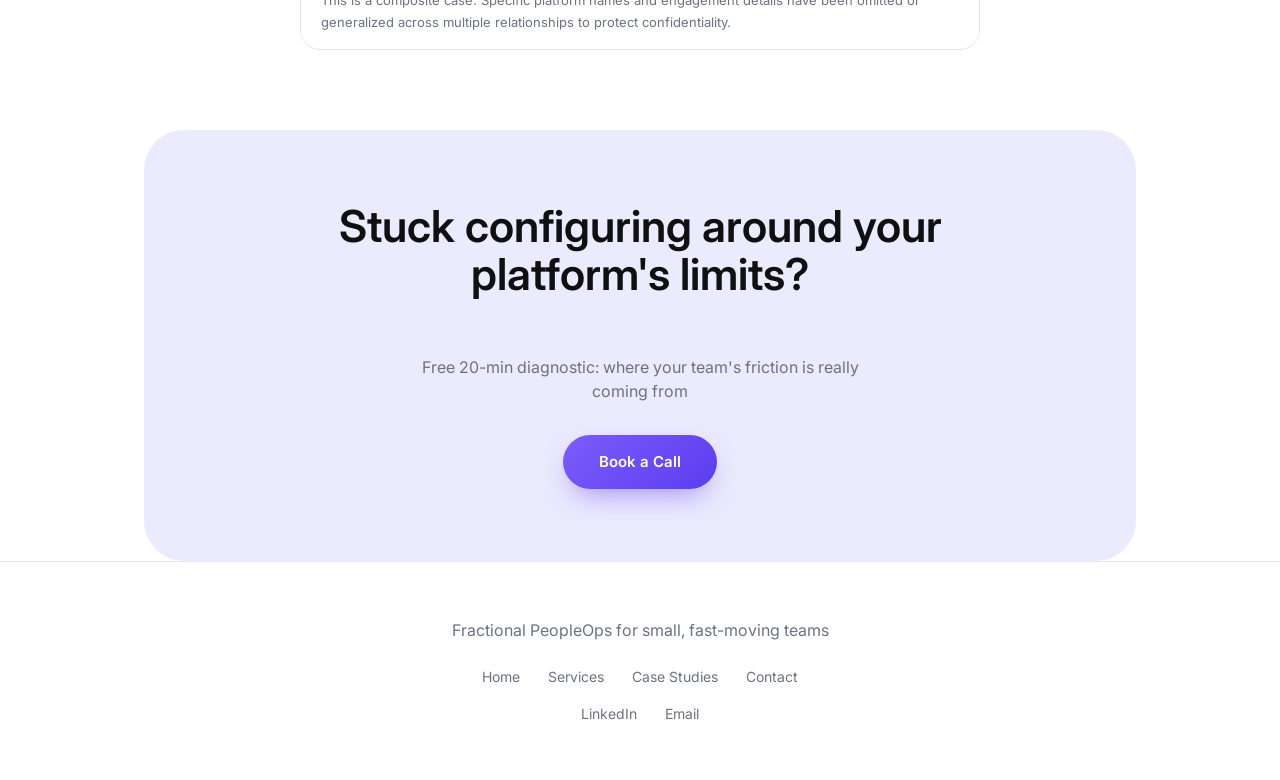
<file: case-platform.html>
<!DOCTYPE html>
<html lang="en">
<head>
<meta charset="UTF-8">
<meta name="viewport" content="width=device-width, initial-scale=1.0">
<title>Shaping the Platform, Not Just Configuring It | Case Study | PeopleOps</title>
<meta name="description" content="How direct feedback loops with HR and payroll platform vendors turned workarounds into shipped features, across several fractional engagements.">
<link rel="icon" href="data:,">
<link rel="preconnect" href="https://fonts.googleapis.com">
<link rel="preconnect" href="https://fonts.gstatic.com" crossorigin>
<link href="https://fonts.googleapis.com/css2?family=Inter:wght@400;500;600;700&display=swap" rel="stylesheet">
<link rel="stylesheet" href="styles.css">
</head>
<body>

<header class="nav">
  <nav class="nav__inner">
    <a href="index.html#home" class="nav__link">Home</a>
    <a href="index.html#services" class="nav__link">Services</a>
    <a href="cases.html" class="nav__link">Case Studies</a>
    <a href="index.html#contact" class="nav__link">Contact</a>
  </nav>
</header>

<main>
  <section class="case-single">
    <div class="case-content">
      <a class="case-back" href="cases.html">&larr; All case studies</a>

      <div class="case-pills">
        <span class="case-pill case-pill--accent">Case study &middot; Composite</span>
      </div>

      <h1 class="case-title-page">Shaping the platform, not just configuring it</h1>

      <p class="case-label">Starting point</p>

      <p class="case-hook">Every HR platform has gaps. Most companies file a support ticket and wait. This is what happens when, instead, you become part of how the product gets built.</p>

      <p class="case-body">Across several fractional engagements, the same story kept repeating: a platform got selected and rolled out, then hit a wall &mdash; a workflow it couldn't handle, a report it couldn't produce, an edge case like multi-entity payroll or a non-standard approval chain that it simply wasn't built for. The usual fix is a workaround: a spreadsheet bolted onto the side of the "real" system, or a ticket that sits in a queue behind bigger customers' requests. None of that actually closes the gap.</p>

      <hr class="case-divider">

      <p class="case-label">What was built</p>

      <p class="case-body">Instead of settling for workarounds, the relationship with a couple of platform vendors moved further upstream &mdash; direct working sessions with their product teams, structured feedback on where the tool broke down in real operational use, and beta-testing new features before general release. Requirements got written the way an engineer would want them: the actual workflow, the edge case, the failure mode &mdash; not just "this is annoying, please fix it."</p>

      <p class="case-body">That meant advocating for features that would matter to any small business running the platform, not just the one paying for this engagement &mdash; things like multi-entity support, more flexible approval chains, and better handling of non-standard contract types.</p>

      <hr class="case-divider">

      <p class="case-label">Outcomes</p>

      <div class="case-transform">
        <div class="case-transform-row">
          <div class="case-transform-before"><span class="case-transform-label">Before</span><p>A platform couldn't handle a real operational edge case, so the workaround became a permanent spreadsheet.</p></div>
          <div class="case-transform-arrow">&rarr;</div>
          <div class="case-transform-after"><span class="case-transform-label">After</span><p>Feature requests written like engineering specs, not complaints &mdash; several shipped and became the platform's default, not a one-off fix.</p></div>
        </div>
        <div class="case-transform-row">
          <div class="case-transform-before"><span class="case-transform-label">Before</span><p>Small-business feedback usually queues behind enterprise requests.</p></div>
          <div class="case-transform-arrow">&rarr;</div>
          <div class="case-transform-after"><span class="case-transform-label">After</span><p>Direct working sessions with product teams meant issues were framed by someone who'd actually run the workflow, not just filed a ticket and waited.</p></div>
        </div>
      </div>

      <hr class="case-divider">

      <p class="case-label">Relevant services</p>
      <div class="case-services">
        <span class="case-service-tag">Platform selection &amp; setup</span>
        <span class="case-service-tag">Product feedback &amp; roadmap input</span>
        <span class="case-service-tag">Beta testing &amp; feature validation</span>
        <span class="case-service-tag">Vendor relationship management</span>
      </div>

      <div class="case-disclaimer">This is a composite case. Specific platform names and engagement details have been omitted or generalized across multiple relationships to protect confidentiality.</div>
    </div>
  </section>

  <section class="cta">
    <h2>Stuck configuring around your platform's limits?</h2>
    <p>Free 20-min diagnostic: where your team's friction is really coming from</p>
    <a class="btn btn--primary" href="https://calendly.com/ana-cinnamon-hr/30min" target="_blank" rel="noopener">Book a Call</a>
  </section>
</main>

<footer class="footer">
  <p class="footer__tagline">Fractional PeopleOps for small, fast-moving teams</p>
  <nav class="footer__nav">
    <a href="index.html#home">Home</a>
    <a href="index.html#services">Services</a>
    <a href="cases.html">Case Studies</a>
    <a href="index.html#contact">Contact</a>
  </nav>
  <div class="footer__social">
    <a href="https://www.linkedin.com/in/oksana-s-b65aa816a/" target="_blank" rel="noopener">LinkedIn</a>
    <a href="index.html#contact">Email</a>
  </div>
</footer>

</body>
</html>
</file>
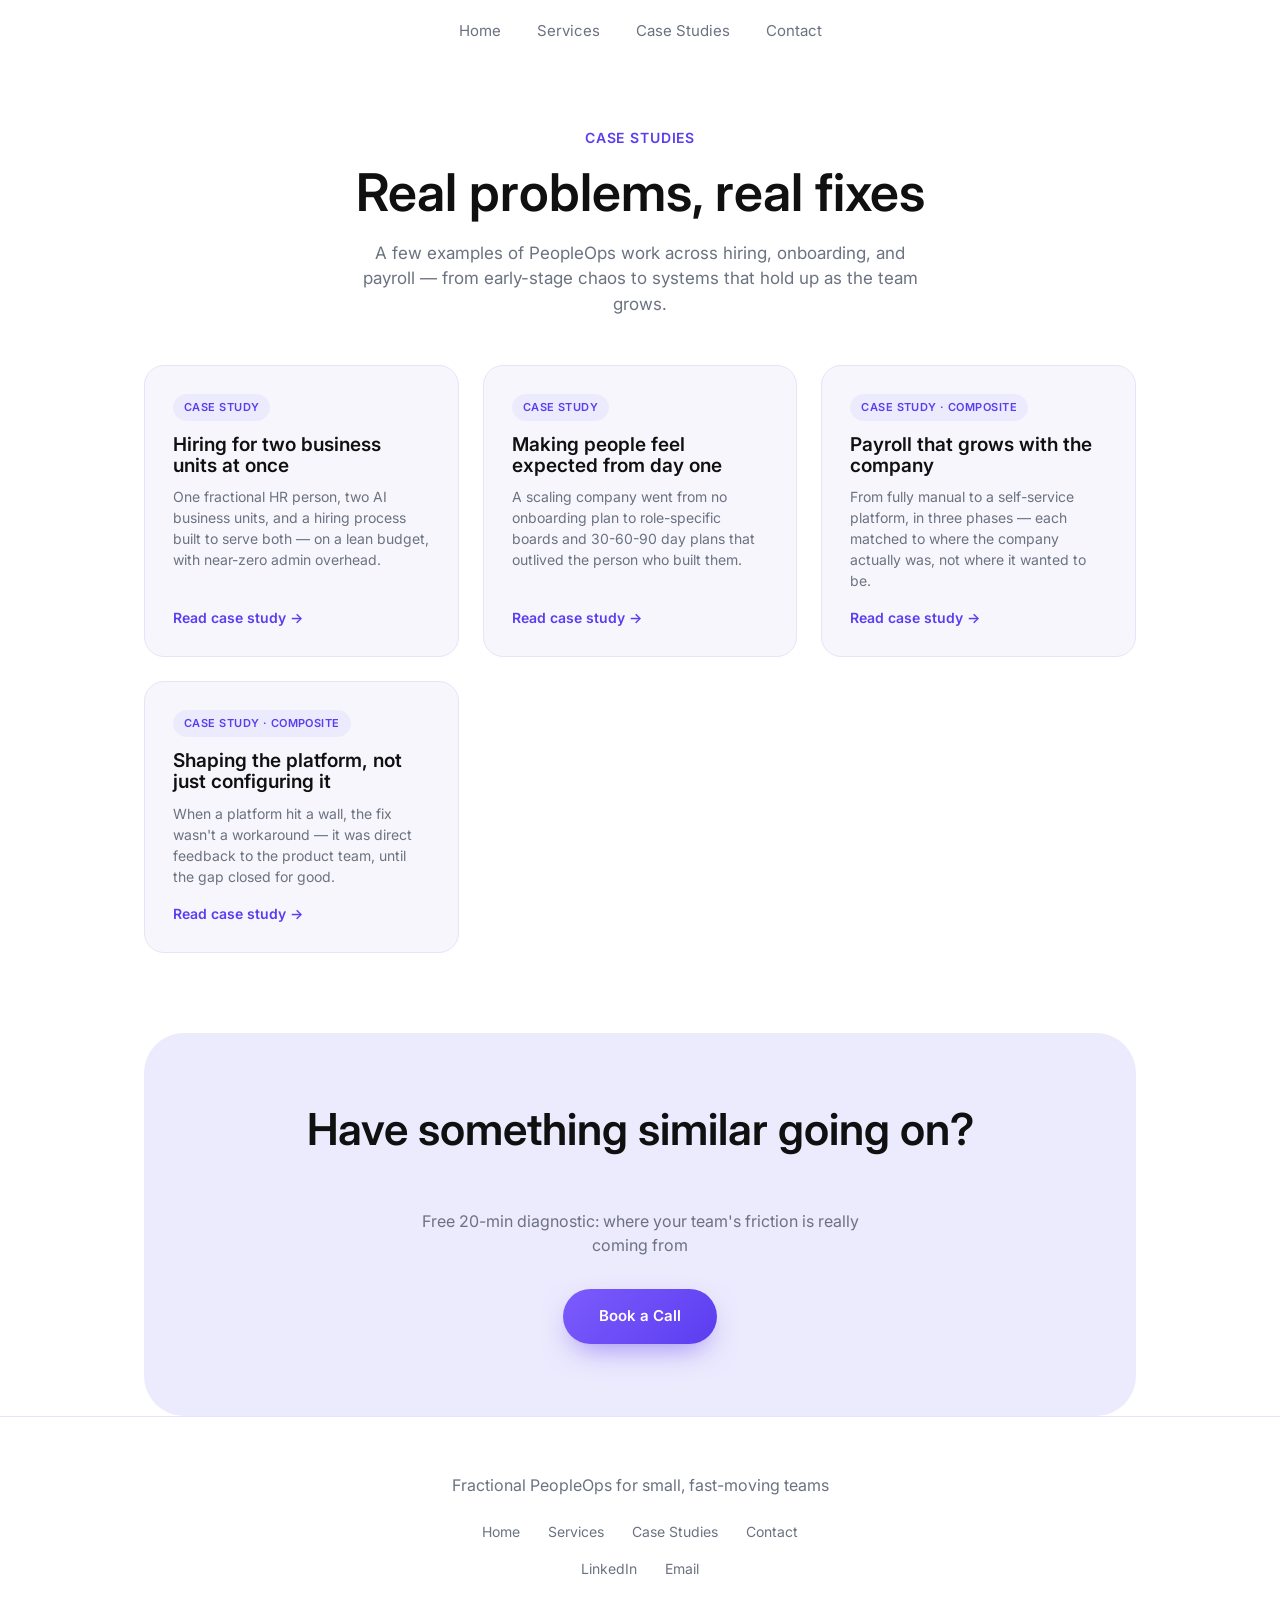
<file: cases.html>
<!DOCTYPE html>
<html lang="en">
<head>
<meta charset="UTF-8">
<meta name="viewport" content="width=device-width, initial-scale=1.0">
<title>Case Studies | PeopleOps for Small Business</title>
<meta name="description" content="Real PeopleOps work: hiring across two business units, onboarding that scaled a growing team, and a payroll process taken from manual to platform.">
<link rel="icon" href="data:,">
<link rel="preconnect" href="https://fonts.googleapis.com">
<link rel="preconnect" href="https://fonts.gstatic.com" crossorigin>
<link href="https://fonts.googleapis.com/css2?family=Inter:wght@400;500;600;700&display=swap" rel="stylesheet">
<link rel="stylesheet" href="styles.css">
</head>
<body>

<header class="nav">
  <nav class="nav__inner">
    <a href="index.html#home" class="nav__link">Home</a>
    <a href="index.html#services" class="nav__link">Services</a>
    <a href="cases.html" class="nav__link">Case Studies</a>
    <a href="index.html#contact" class="nav__link">Contact</a>
  </nav>
</header>

<main>
  <section class="case-hero-index">
    <span class="eyebrow">Case Studies</span>
    <h1>Real problems, real fixes</h1>
    <p>A few examples of PeopleOps work across hiring, onboarding, and payroll &mdash; from early-stage chaos to systems that hold up as the team grows.</p>
  </section>

  <section class="case-grid">
    <a class="case-card" href="case-hiring.html">
      <div class="case-card__pills">
        <span class="case-pill case-pill--accent">Case study</span>
      </div>
      <h3>Hiring for two business units at once</h3>
      <p>One fractional HR person, two AI business units, and a hiring process built to serve both &mdash; on a lean budget, with near-zero admin overhead.</p>
      <span class="case-card__link">Read case study &rarr;</span>
    </a>

    <a class="case-card" href="case-onboarding.html">
      <div class="case-card__pills">
        <span class="case-pill case-pill--accent">Case study</span>
      </div>
      <h3>Making people feel expected from day one</h3>
      <p>A scaling company went from no onboarding plan to role-specific boards and 30-60-90 day plans that outlived the person who built them.</p>
      <span class="case-card__link">Read case study &rarr;</span>
    </a>

    <a class="case-card" href="case-payroll.html">
      <div class="case-card__pills">
        <span class="case-pill case-pill--accent">Case study &middot; Composite</span>
      </div>
      <h3>Payroll that grows with the company</h3>
      <p>From fully manual to a self-service platform, in three phases &mdash; each matched to where the company actually was, not where it wanted to be.</p>
      <span class="case-card__link">Read case study &rarr;</span>
    </a>

    <a class="case-card" href="case-platform.html">
      <div class="case-card__pills">
        <span class="case-pill case-pill--accent">Case study &middot; Composite</span>
      </div>
      <h3>Shaping the platform, not just configuring it</h3>
      <p>When a platform hit a wall, the fix wasn't a workaround &mdash; it was direct feedback to the product team, until the gap closed for good.</p>
      <span class="case-card__link">Read case study &rarr;</span>
    </a>
  </section>

  <section class="cta">
    <h2>Have something similar going on?</h2>
    <p>Free 20-min diagnostic: where your team's friction is really coming from</p>
    <a class="btn btn--primary" href="https://calendly.com/ana-cinnamon-hr/30min" target="_blank" rel="noopener">Book a Call</a>
  </section>
</main>

<footer class="footer">
  <p class="footer__tagline">Fractional PeopleOps for small, fast-moving teams</p>
  <nav class="footer__nav">
    <a href="index.html#home">Home</a>
    <a href="index.html#services">Services</a>
    <a href="cases.html">Case Studies</a>
    <a href="index.html#contact">Contact</a>
  </nav>
  <div class="footer__social">
    <a href="https://www.linkedin.com/in/oksana-s-b65aa816a/" target="_blank" rel="noopener">LinkedIn</a>
    <a href="index.html#contact">Email</a>
  </div>
</footer>

</body>
</html>
</file>
<file: styles.css>
:root {
  --ink: #101011;
  --muted: #6b7280;
  --bg: #ffffff;
  --lavender: #eceafd;
  --violet: #7c5cfc;
  --violet-dark: #5b3df0;
  --card-bg: #f7f6fd;
  --border: #e7e4f8;
  --radius: 20px;
  --max-width: 1040px;
}

* { box-sizing: border-box; }

html { scroll-behavior: smooth; }

body {
  margin: 0;
  font-family: "Inter", sans-serif;
  color: var(--ink);
  background: var(--bg);
  line-height: 1.5;
}

h1, h2, h3 {
  font-weight: 600;
  margin: 0;
  line-height: 1.1;
}

p { margin: 0; }

a { text-decoration: none; color: inherit; }

ul { margin: 0; padding: 0; list-style: none; }

section {
  max-width: var(--max-width);
  margin: 0 auto;
  padding: 80px 24px;
}

/* Nav */
.nav {
  position: sticky;
  top: 0;
  background: rgba(255, 255, 255, 0.85);
  backdrop-filter: blur(8px);
  z-index: 10;
}

.nav__inner {
  max-width: var(--max-width);
  margin: 0 auto;
  padding: 20px 24px;
  display: flex;
  justify-content: center;
  gap: 36px;
}

.nav__link {
  color: var(--muted);
  font-size: 15px;
  transition: color 0.15s ease;
}

.nav__link:hover { color: var(--ink); }

/* Buttons */
.btn {
  display: inline-block;
  padding: 16px 36px;
  border-radius: 999px;
  font-weight: 600;
  font-size: 15px;
}

.btn--primary {
  background: linear-gradient(135deg, var(--violet), var(--violet-dark));
  color: #fff;
  box-shadow: 0 12px 30px -10px rgba(91, 61, 240, 0.6);
  transition: transform 0.15s ease, box-shadow 0.15s ease;
}

.btn--primary:hover {
  transform: translateY(-2px);
  box-shadow: 0 16px 34px -8px rgba(91, 61, 240, 0.7);
}

/* Hero */
.hero {
  text-align: center;
  padding-top: 80px;
  padding-bottom: 100px;
  background: linear-gradient(180deg, #ffffff 0%, var(--lavender) 100%);
  border-radius: 0 0 40px 40px;
}

.badge {
  display: inline-block;
  padding: 8px 20px;
  border: 1px solid var(--border);
  border-radius: 999px;
  font-size: 14px;
  color: var(--muted);
  background: #fff;
  margin-bottom: 28px;
}

.hero h1 {
  font-size: clamp(36px, 6vw, 72px);
  max-width: 900px;
  margin: 0 auto 28px;
}

.hero__sub {
  max-width: 620px;
  margin: 0 auto 40px;
  color: var(--muted);
  font-size: 18px;
}

/* Pain points */
.pain__list li {
  display: flex;
  align-items: flex-start;
  gap: 16px;
  font-size: clamp(18px, 2.4vw, 26px);
  padding: 20px 0;
  border-bottom: 1px solid var(--border);
}

.pain__list li:first-child { border-top: 1px solid var(--border); }

.pain__emoji { font-size: 22px; }

/* Eyebrow / section headers */
.eyebrow {
  display: block;
  color: var(--violet-dark);
  font-weight: 600;
  font-size: 14px;
  text-transform: uppercase;
  letter-spacing: 0.06em;
  margin-bottom: 14px;
  text-align: center;
}

.solutions h2, .cta h2 {
  text-align: center;
  font-size: clamp(28px, 4vw, 44px);
  max-width: 760px;
  margin: 0 auto 56px;
}

.cards {
  display: grid;
  grid-template-columns: repeat(3, 1fr);
  gap: 24px;
}

.card {
  background: var(--card-bg);
  border: 1px solid var(--border);
  border-radius: var(--radius);
  padding: 32px;
}

.card h3 { font-size: 20px; margin-bottom: 12px; }
.card p { color: var(--muted); font-size: 15px; }

/* Why us */
.why__list {
  display: grid;
  grid-template-columns: repeat(3, 1fr);
  gap: 32px;
  margin-top: 40px;
}

.why__num, .process__num {
  display: block;
  color: var(--violet);
  font-weight: 700;
  font-size: 15px;
  margin-bottom: 10px;
}

.why__item h3 { font-size: 19px; margin-bottom: 10px; }
.why__item p { color: var(--muted); font-size: 15px; }
.why__item p a { color: var(--violet-dark); text-decoration: underline; text-decoration-color: var(--border); text-underline-offset: 2px; }
.why__item p a:hover { text-decoration-color: var(--violet-dark); }

/* Process */
.process__list {
  display: grid;
  grid-template-columns: repeat(4, 1fr);
  gap: 24px;
  margin-top: 40px;
}

.process__item {
  border: 1px solid var(--border);
  border-radius: var(--radius);
  padding: 24px;
  background: var(--card-bg);
}

.process__item h3 { font-size: 18px; margin-bottom: 12px; }

.process__item ul { display: flex; flex-direction: column; gap: 8px; }
.process__item li { color: var(--muted); font-size: 14px; }

/* CTA */
.cta {
  text-align: center;
  background: var(--lavender);
  border-radius: 40px;
  max-width: calc(var(--max-width) - 48px);
  padding: 72px 24px;
}

.cta p {
  color: var(--muted);
  font-size: 16px;
  max-width: 480px;
  margin: 0 auto 32px;
}

/* Contact */
.contact { max-width: 600px; }

.contact h2 {
  text-align: center;
  font-size: clamp(26px, 4vw, 36px);
  margin-bottom: 40px;
}

.contact__form {
  display: flex;
  flex-direction: column;
  gap: 20px;
}

.contact__form label {
  display: flex;
  flex-direction: column;
  gap: 8px;
  font-size: 14px;
  color: var(--muted);
}

.contact__form input,
.contact__form textarea {
  font-family: inherit;
  font-size: 15px;
  padding: 14px 16px;
  border: 1px solid var(--border);
  border-radius: 12px;
  color: var(--ink);
  background: var(--card-bg);
  resize: vertical;
}

.contact__form input:focus,
.contact__form textarea:focus {
  outline: 2px solid var(--violet);
  outline-offset: 1px;
}

.contact__form button {
  align-self: center;
  border: none;
  cursor: pointer;
  margin-top: 8px;
}

/* Footer */
.footer {
  text-align: center;
  padding: 56px 24px 40px;
  border-top: 1px solid var(--border);
}

.footer__tagline {
  color: var(--muted);
  margin-bottom: 24px;
}

.footer__nav, .footer__social {
  display: flex;
  justify-content: center;
  gap: 28px;
  margin-bottom: 16px;
  font-size: 14px;
  color: var(--muted);
}

.footer__nav a:hover, .footer__social a:hover { color: var(--ink); }

@media (max-width: 720px) {
  .cards, .why__list, .process__list {
    grid-template-columns: 1fr;
  }
  section { padding: 56px 20px; }
  .nav__inner { gap: 24px; }
}

/* Case studies: index */
.case-hero-index {
  text-align: center;
  padding-top: 64px;
  padding-bottom: 48px;
}

.case-hero-index h1 {
  font-size: clamp(32px, 5vw, 52px);
  margin: 16px 0 20px;
}

.case-hero-index p {
  max-width: 560px;
  margin: 0 auto;
  color: var(--muted);
  font-size: 17px;
}

.case-grid {
  display: grid;
  grid-template-columns: repeat(3, 1fr);
  gap: 24px;
  padding-top: 0;
}

.case-card {
  display: flex;
  flex-direction: column;
  background: var(--card-bg);
  border: 1px solid var(--border);
  border-radius: var(--radius);
  padding: 28px;
  transition: transform 0.15s ease, box-shadow 0.15s ease;
}

.case-card:hover {
  transform: translateY(-3px);
  box-shadow: 0 16px 34px -18px rgba(16, 16, 17, 0.25);
}

.case-card__pills { display: flex; flex-wrap: wrap; gap: 6px; margin-bottom: 14px; }
.case-card h3 { font-size: 19px; margin-bottom: 10px; }
.case-card p { color: var(--muted); font-size: 14px; margin-bottom: 16px; flex-grow: 1; }
.case-card__link { color: var(--violet-dark); font-weight: 600; font-size: 14px; }

/* Case studies: pills */
.case-pill {
  display: inline-block;
  font-size: 11px;
  font-weight: 600;
  padding: 4px 10px;
  border-radius: 999px;
  letter-spacing: 0.04em;
  text-transform: uppercase;
  border: 1px solid var(--border);
  color: var(--muted);
  background: #fff;
}

.case-pill--accent {
  background: var(--lavender);
  border-color: var(--lavender);
  color: var(--violet-dark);
}

/* Case studies: single page */
.case-single { padding-top: 56px; }
.case-content { max-width: 680px; margin: 0 auto; }

.case-back {
  display: inline-block;
  color: var(--muted);
  font-size: 14px;
  margin-bottom: 28px;
}

.case-back:hover { color: var(--ink); }

.case-pills { display: flex; flex-wrap: wrap; gap: 6px; margin-bottom: 20px; }

.case-title-page { font-size: clamp(26px, 4vw, 36px); margin: 0 0 8px; }
.case-contractor-note { font-size: 13px; color: var(--muted); font-style: italic; margin: 0 0 28px; }

.case-hook { font-size: 19px; font-weight: 600; line-height: 1.5; margin: 0 0 16px; }
.case-body { font-size: 16px; color: var(--muted); margin: 0 0 14px; line-height: 1.7; }

.case-divider { border: none; border-top: 1px solid var(--border); margin: 32px 0; }

.case-label {
  font-size: 12px;
  font-weight: 600;
  letter-spacing: 0.06em;
  text-transform: uppercase;
  color: var(--violet-dark);
  margin: 0 0 16px;
}

/* Case studies: phases */
.case-phase { margin: 0 0 24px; }
.case-phase-header { display: flex; align-items: center; gap: 10px; margin-bottom: 8px; }
.case-phase-num {
  font-size: 12px;
  font-weight: 600;
  padding: 3px 10px;
  border-radius: 999px;
  background: var(--lavender);
  color: var(--violet-dark);
}
.case-phase-title { font-size: 17px; font-weight: 600; }
.case-phase-body {
  font-size: 15px;
  color: var(--muted);
  margin: 0;
  padding-left: 16px;
  border-left: 2px solid var(--border);
  line-height: 1.7;
}

/* Case studies: notes */
.case-note {
  background: var(--card-bg);
  border: 1px solid var(--border);
  border-radius: var(--radius);
  padding: 18px 20px;
  margin: 0 0 14px;
  font-size: 14px;
  color: var(--muted);
  line-height: 1.7;
}
.case-note-label {
  font-size: 12px;
  font-weight: 600;
  letter-spacing: 0.04em;
  text-transform: uppercase;
  color: var(--ink);
  margin-bottom: 6px;
}

/* Case studies: outcomes (pain -> outcome transformation) */
.case-transform {
  display: flex;
  flex-direction: column;
  gap: 10px;
  margin: 8px 0 8px;
}

.case-transform-row {
  display: grid;
  grid-template-columns: 1fr 24px 1fr;
  gap: 18px;
  align-items: center;
  background: var(--card-bg);
  border: 1px solid var(--border);
  border-radius: var(--radius);
  padding: 20px 22px;
}

.case-transform-label {
  display: block;
  font-size: 10px;
  font-weight: 700;
  letter-spacing: 0.08em;
  text-transform: uppercase;
  margin-bottom: 6px;
}

.case-transform-before .case-transform-label { color: var(--muted); }
.case-transform-after .case-transform-label { color: var(--violet-dark); }

.case-transform-before p { color: var(--muted); font-size: 14px; line-height: 1.6; margin: 0; }
.case-transform-after p { color: var(--ink); font-size: 14px; line-height: 1.6; margin: 0; font-weight: 500; }
.case-transform-after strong { color: var(--violet-dark); }

.case-transform-arrow { color: var(--violet); font-size: 18px; text-align: center; }

@media (max-width: 720px) {
  .case-transform-row { grid-template-columns: 1fr; }
  .case-transform-arrow { transform: rotate(90deg); justify-self: center; }
}

/* Case studies: services */
.case-services { display: flex; flex-wrap: wrap; gap: 8px; margin: 0 0 8px; }
.case-service-tag {
  display: inline-block;
  font-size: 13px;
  padding: 6px 14px;
  border-radius: 999px;
  border: 1px solid var(--border);
  color: var(--muted);
  background: #fff;
}

/* Case studies: disclaimer */
.case-disclaimer {
  font-size: 13px;
  color: var(--muted);
  border: 1px solid var(--border);
  border-radius: var(--radius);
  padding: 16px 20px;
  margin: 24px 0 0;
  line-height: 1.7;
}

@media (max-width: 720px) {
  .case-grid { grid-template-columns: 1fr; }
}
</file>
